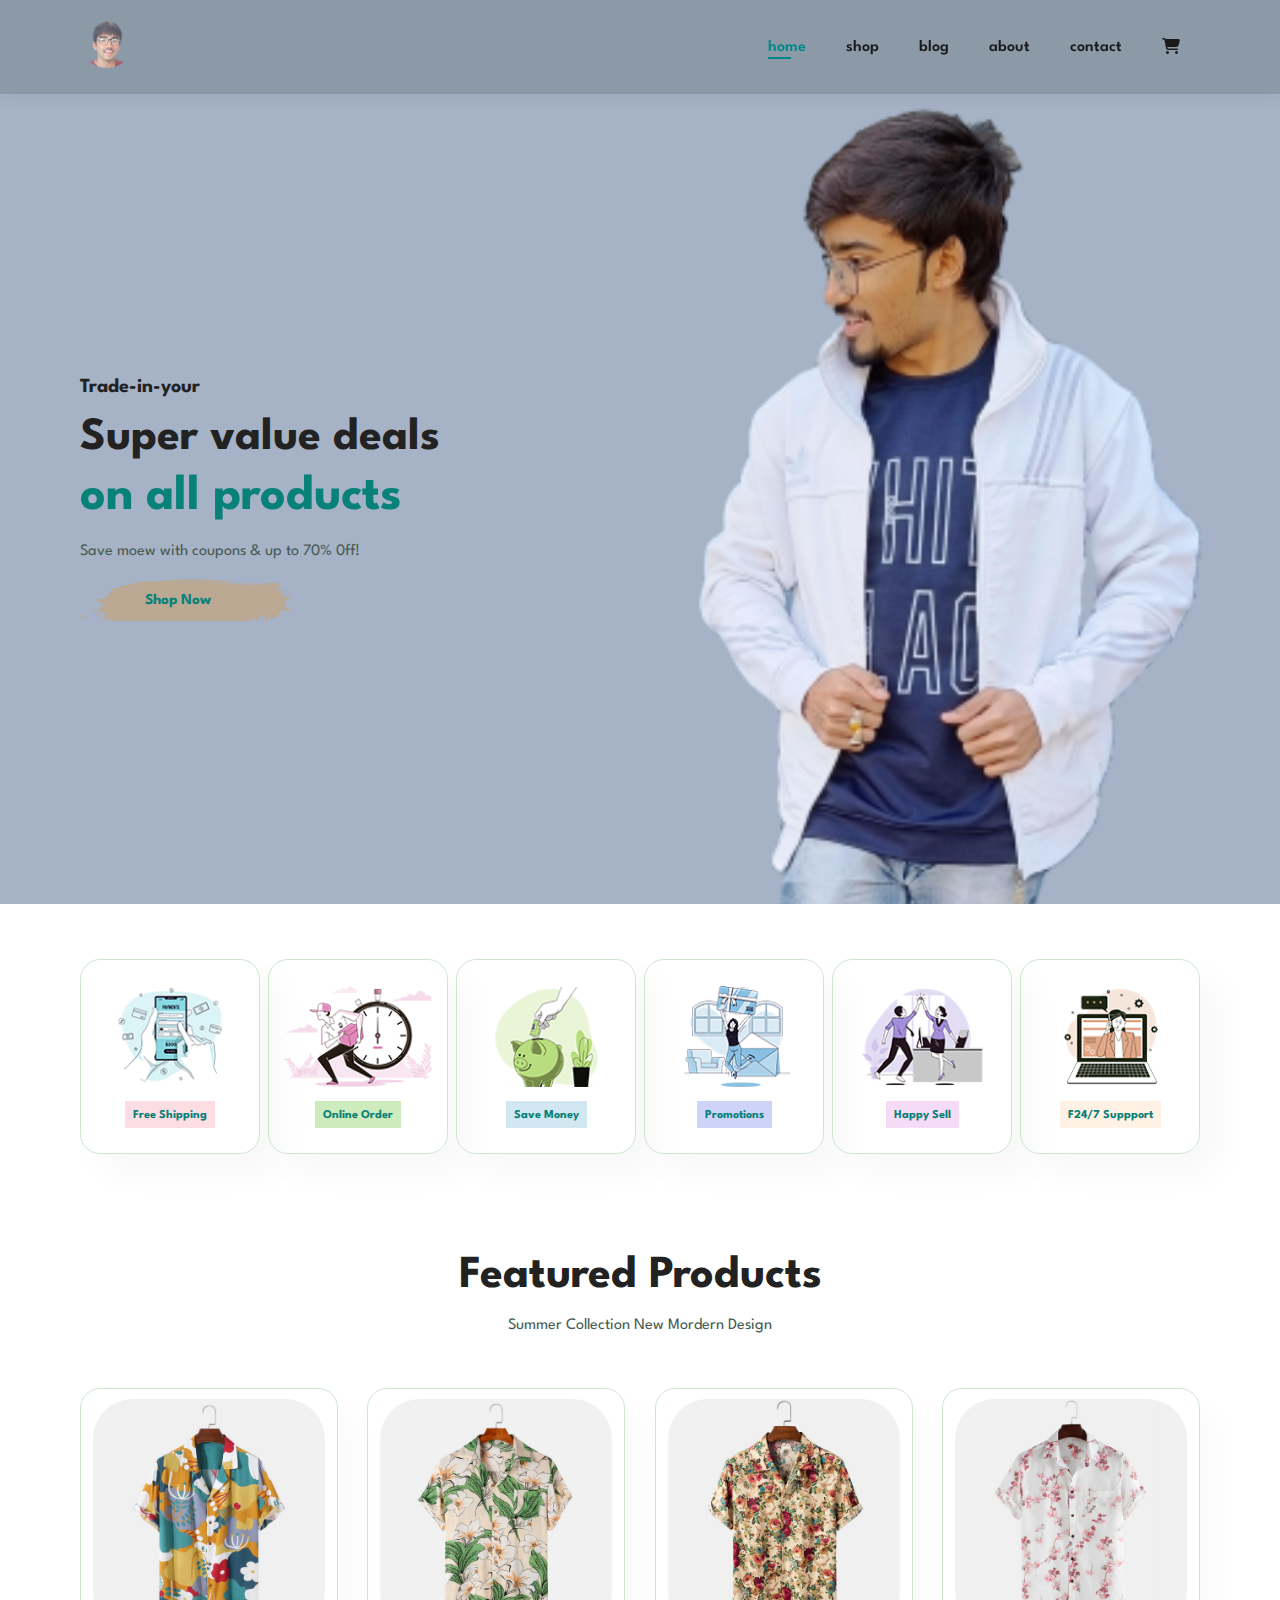
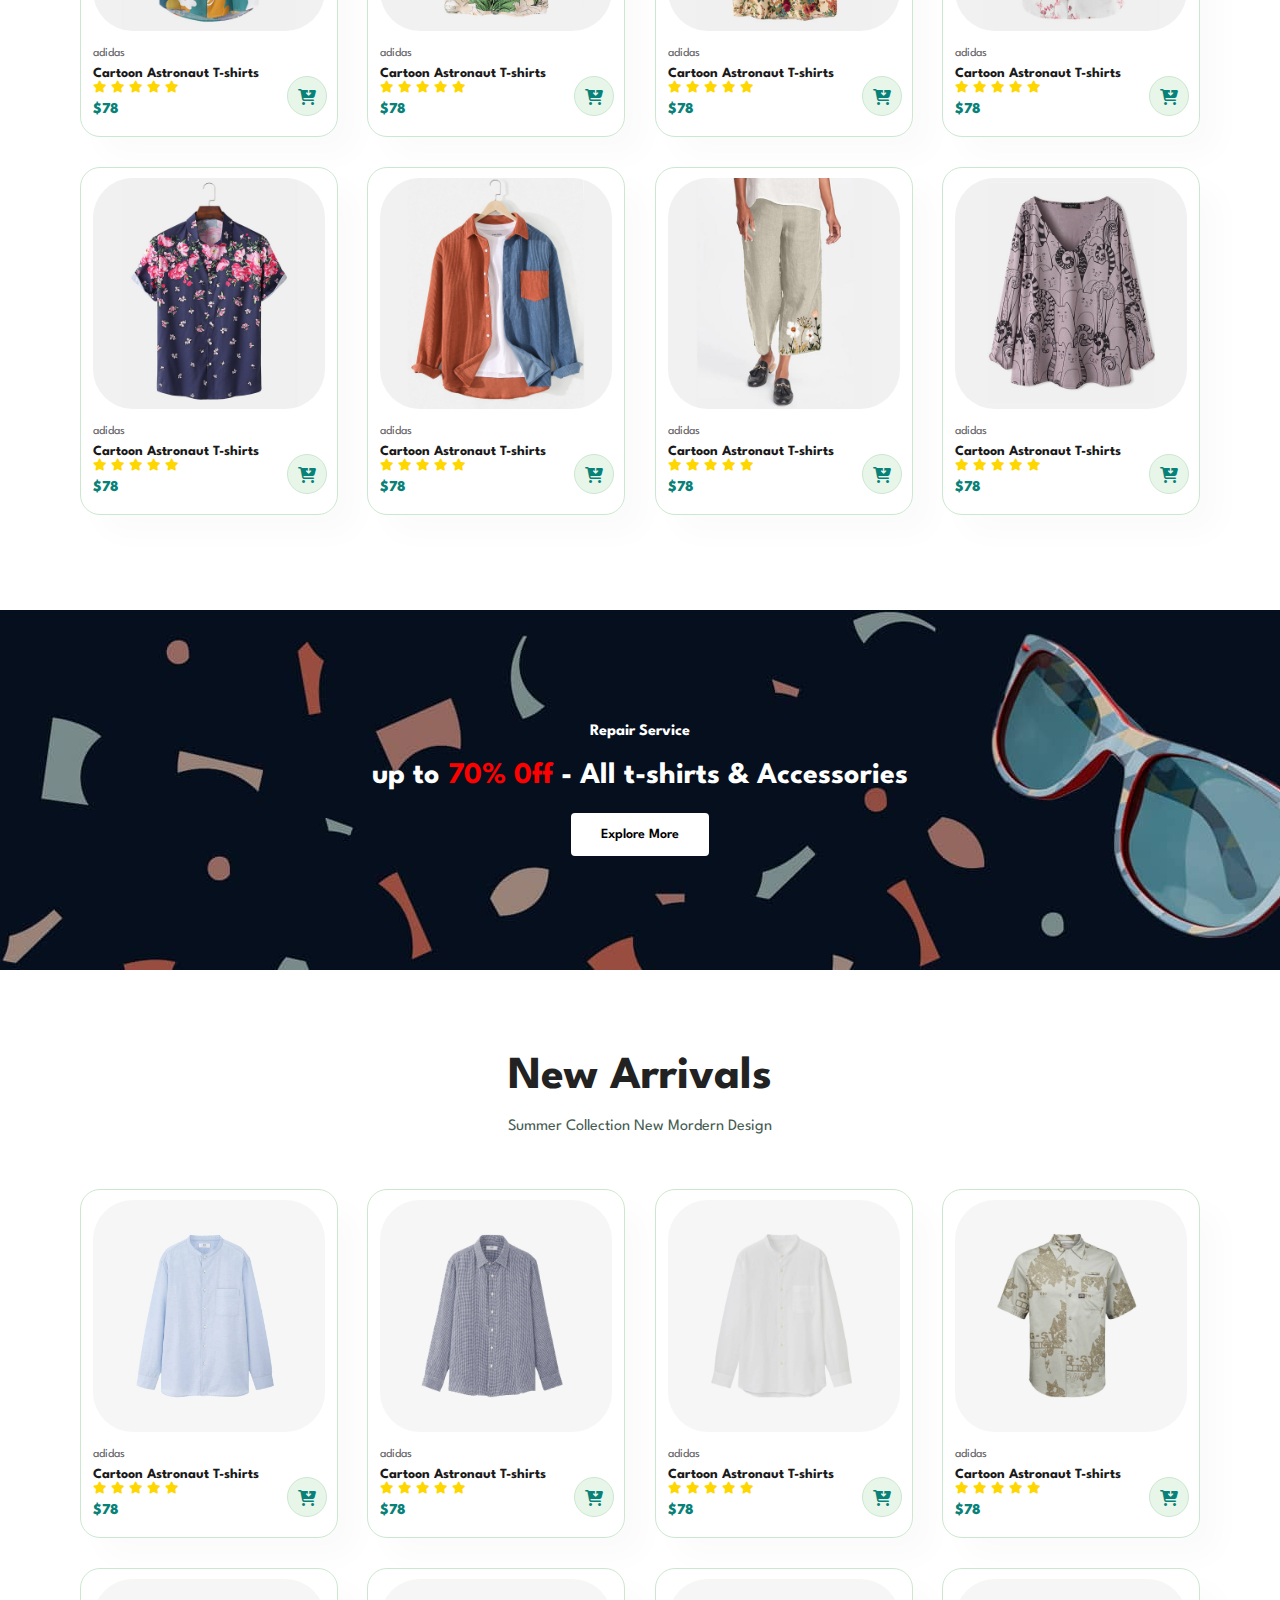
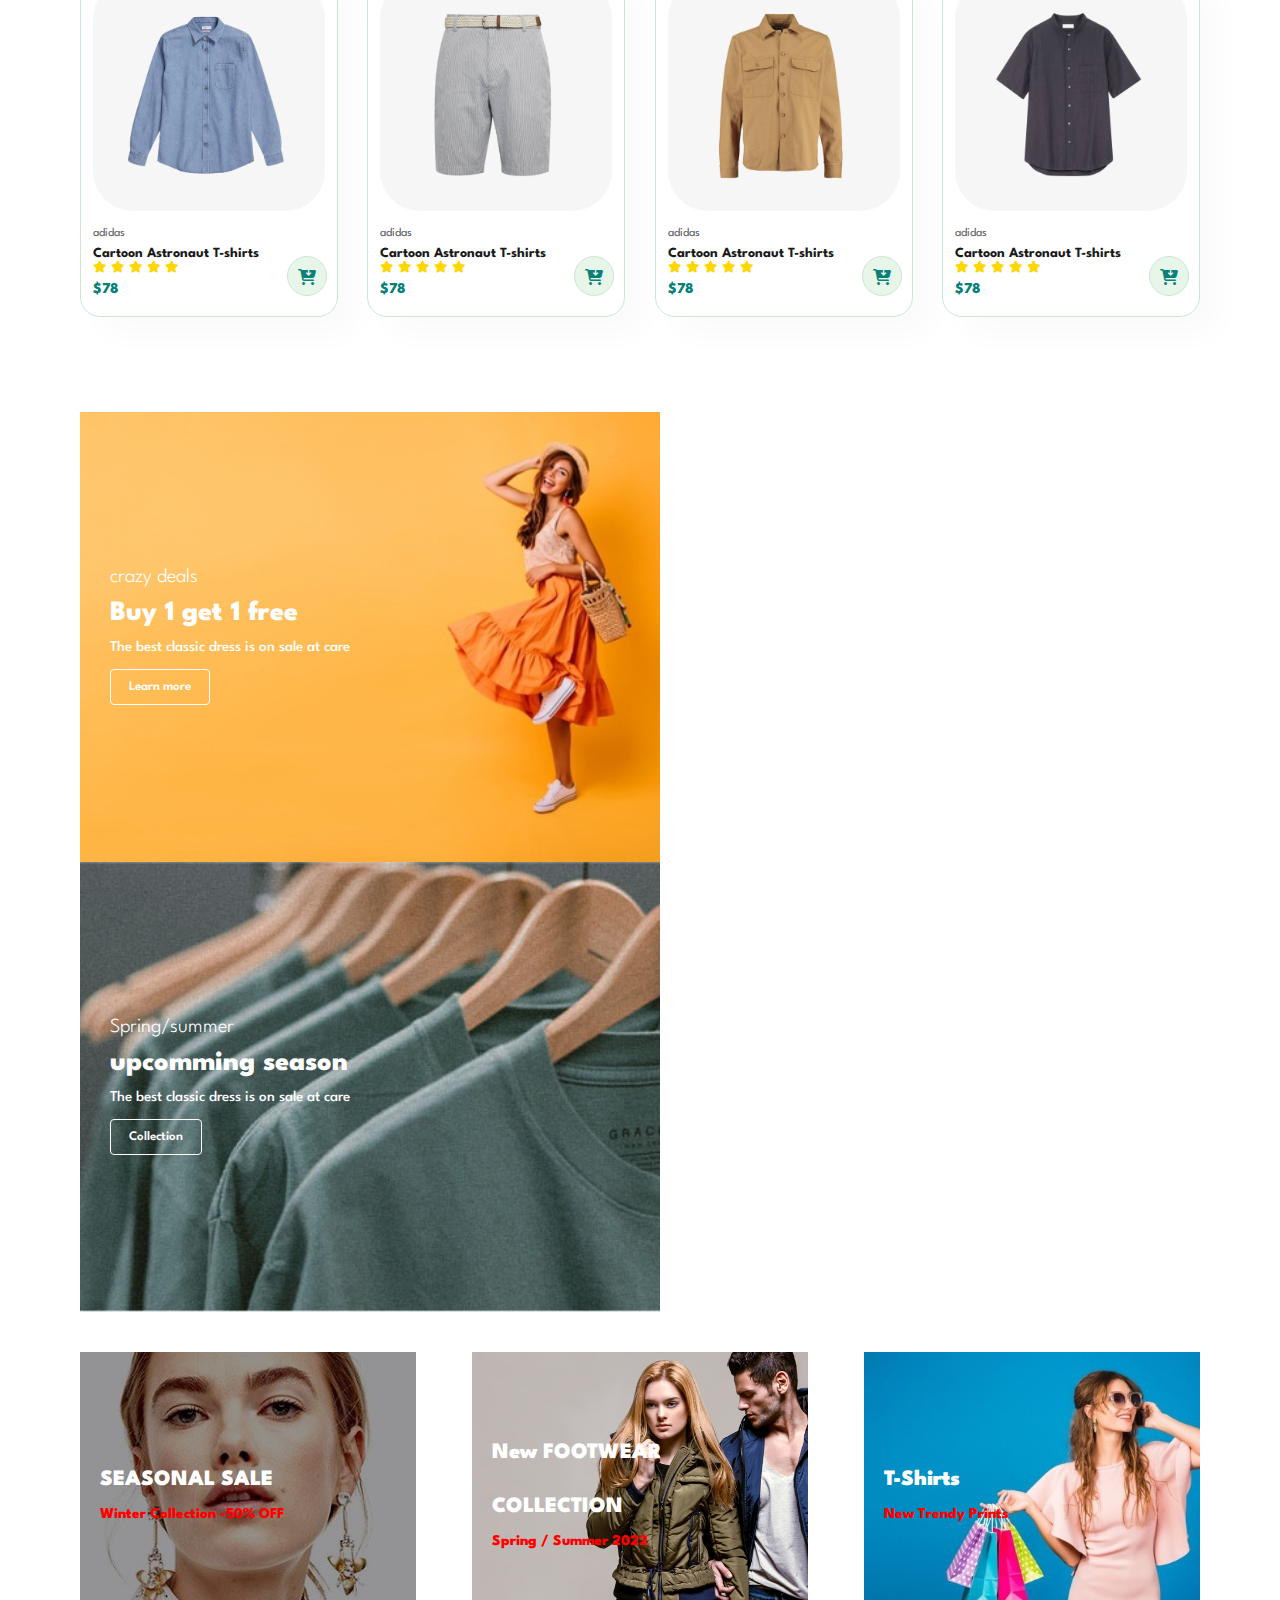
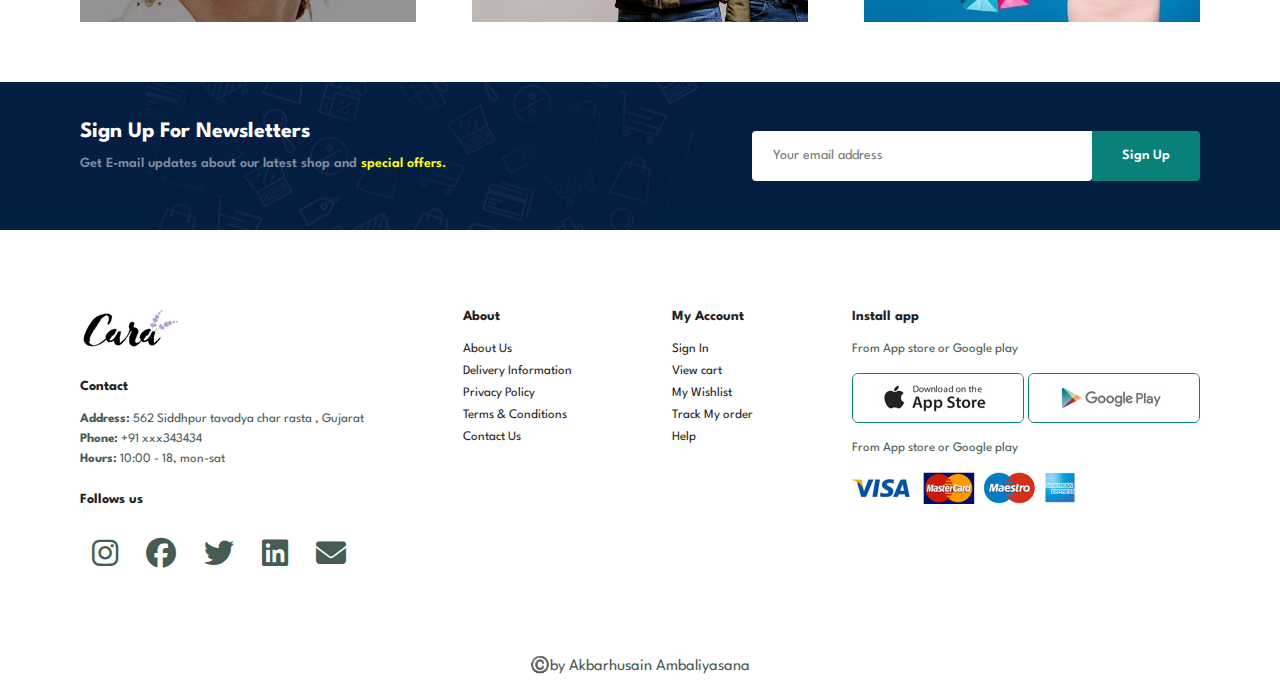
<file: e-commece web/index.html>
<!DOCTYPE html>
<html lang="en">

<head>
    <meta charset="UTF-8">
    <meta http-equiv="X-UA-Compatible" content="IE=edge">
    <meta name="viewport" content="width=device-width, initial-scale=1.0">
    <link rel="stylesheet" href="https://cdnjs.cloudflare.com/ajax/libs/font-awesome/6.2.1/css/all.min.css">
    <link rel="shortcut icon" href="img/alogo1.png" type="image/x-icon">
    <link rel="stylesheet" href="style.css">
    <title>Document</title>
</head>

<body>
    <section id="header">
        <a href="#"><img src="img/alogo1.png" width="50px" class="logo" alt="logo"></a>
        <div>
            <ul id="navbar">
                <li><a class="active" href="index.html">home</a></li>
                <li><a href="shop.html">shop</a></li>
                <li><a href="blog.html">blog</a></li>
                <li><a href="about.html">about</a></li>
                <li><a href="contact.html">contact</a></li>
                <li id="lg-bag"><a href="cart.html"><i class="fa-sharp fa-solid fa-cart-shopping"></i></a></li>
                <a href="#" id="close"><i class="fa-solid fa-x"></i></a>
            </ul>
        </div>
        <div id="mobile">
            <a href="cart.html"><i class="fa-sharp fa-solid fa-cart-shopping"></i></a>
            <i id="bar" class="fas fa-outdent"></i>
        </div>
    </section>
    <section id="hero">
        <h4>Trade-in-your</h4>
        <h2>Super value deals</h2>
        <h1>on all products</h1>
        <p>Save moew with coupons & up to 70% 0ff!</p>
        <button>Shop Now</button>

    </section>

    <section id="feature" class="section-p1">
        <div class="fe-box">
            <img src="img/features/f1.png" alt="">
            <h6>Free Shipping</h6>
        </div>
        <div class="fe-box">
            <img src="img/features/f2.png" alt="">
            <h6>Online Order</h6>
        </div>
        <div class="fe-box">
            <img src="img/features/f3.png" alt="">
            <h6>Save Money</h6>
        </div>
        <div class="fe-box">
            <img src="img/features/f4.png" alt="">
            <h6>Promotions</h6>
        </div>
        <div class="fe-box">
            <img src="img/features/f5.png" alt="">
            <h6>Happy Sell</h6>
        </div>
        <div class="fe-box">
            <img src="img/features/f6.png" alt="">
            <h6>F24/7 Suppport</h6>
        </div>
    </section>

    <section id="prdoduct1" class="section-p1">
        <h2>Featured Products</h2>
        <p>Summer Collection New Mordern Design</p>
        <div class="pro-container">
            <div class="pro">
                <img src="img/products/f1.jpg" alt="">
                <div class="des">
                    <span>adidas</span>
                    <h5>Cartoon Astronaut T-shirts</h5>
                    <div class="star">
                        <i class="fas fa-star"></i>
                        <i class="fas fa-star"></i>
                        <i class="fas fa-star"></i>
                        <i class="fas fa-star"></i>
                        <i class="fas fa-star"></i>
                    </div>
                    <h4>$78</h4>
                </div>
                <a href="#"><i class="fa-solid fa-cart-arrow-down cart"></i></a>
            </div>
            <div class="pro">
                <img src="img/products/f2.jpg" alt="">
                <div class="des">
                    <span>adidas</span>
                    <h5>Cartoon Astronaut T-shirts</h5>
                    <div class="star">
                        <i class="fas fa-star"></i>
                        <i class="fas fa-star"></i>
                        <i class="fas fa-star"></i>
                        <i class="fas fa-star"></i>
                        <i class="fas fa-star"></i>
                    </div>
                    <h4>$78</h4>
                </div>
                <a href="#"><i class="fa-solid fa-cart-arrow-down cart"></i></a>
            </div>
            <div class="pro">
                <img src="img/products/f3.jpg" alt="">
                <div class="des">
                    <span>adidas</span>
                    <h5>Cartoon Astronaut T-shirts</h5>
                    <div class="star">
                        <i class="fas fa-star"></i>
                        <i class="fas fa-star"></i>
                        <i class="fas fa-star"></i>
                        <i class="fas fa-star"></i>
                        <i class="fas fa-star"></i>
                    </div>
                    <h4>$78</h4>
                </div>
                <a href="#"><i class="fa-solid fa-cart-arrow-down cart"></i></a>
            </div>
            <div class="pro">
                <img src="img/products/f4.jpg" alt="">
                <div class="des">
                    <span>adidas</span>
                    <h5>Cartoon Astronaut T-shirts</h5>
                    <div class="star">
                        <i class="fas fa-star"></i>
                        <i class="fas fa-star"></i>
                        <i class="fas fa-star"></i>
                        <i class="fas fa-star"></i>
                        <i class="fas fa-star"></i>
                    </div>
                    <h4>$78</h4>
                </div>
                <a href="#"><i class="fa-solid fa-cart-arrow-down cart"></i></a>
            </div>
            <div class="pro">
                <img src="img/products/f5.jpg" alt="">
                <div class="des">
                    <span>adidas</span>
                    <h5>Cartoon Astronaut T-shirts</h5>
                    <div class="star">
                        <i class="fas fa-star"></i>
                        <i class="fas fa-star"></i>
                        <i class="fas fa-star"></i>
                        <i class="fas fa-star"></i>
                        <i class="fas fa-star"></i>
                    </div>
                    <h4>$78</h4>
                </div>
                <a href="#"><i class="fa-solid fa-cart-arrow-down cart"></i></a>
            </div>
            <div class="pro">
                <img src="img/products/f6.jpg" alt="">
                <div class="des">
                    <span>adidas</span>
                    <h5>Cartoon Astronaut T-shirts</h5>
                    <div class="star">
                        <i class="fas fa-star"></i>
                        <i class="fas fa-star"></i>
                        <i class="fas fa-star"></i>
                        <i class="fas fa-star"></i>
                        <i class="fas fa-star"></i>
                    </div>
                    <h4>$78</h4>
                </div>
                <a href="#"><i class="fa-solid fa-cart-arrow-down cart"></i></a>
            </div>
            <div class="pro">
                <img src="img/products/f7.jpg" alt="">
                <div class="des">
                    <span>adidas</span>
                    <h5>Cartoon Astronaut T-shirts</h5>
                    <div class="star">
                        <i class="fas fa-star"></i>
                        <i class="fas fa-star"></i>
                        <i class="fas fa-star"></i>
                        <i class="fas fa-star"></i>
                        <i class="fas fa-star"></i>
                    </div>
                    <h4>$78</h4>
                </div>
                <a href="#"><i class="fa-solid fa-cart-arrow-down cart"></i></a>
            </div>
            <div class="pro">
                <img src="img/products/f8.jpg" alt="">
                <div class="des">
                    <span>adidas</span>
                    <h5>Cartoon Astronaut T-shirts</h5>
                    <div class="star">
                        <i class="fas fa-star"></i>
                        <i class="fas fa-star"></i>
                        <i class="fas fa-star"></i>
                        <i class="fas fa-star"></i>
                        <i class="fas fa-star"></i>
                    </div>
                    <h4>$78</h4>
                </div>
                <a href="#"><i class="fa-solid fa-cart-arrow-down cart"></i></a>
            </div>

        </div>
    </section>

    <section id="banner" class="section-m1">
        <h4>
            Repair Service
        </h4>
        <h2>up to <span> 70% 0ff</span> - All t-shirts & Accessories </h2>
        <button class="normal">Explore More</button>
    </section>
    <section id="prdoduct1" class="section-p1">
        <h2>New Arrivals</h2>
        <p>Summer Collection New Mordern Design</p>
        <div class="pro-container">
            <div class="pro ii">
                <img src="img/products/n1.jpg" alt="">
                <div class="des">
                    <span>adidas</span>
                    <h5>Cartoon Astronaut T-shirts</h5>
                    <div class="star">
                        <i class="fas fa-star"></i>
                        <i class="fas fa-star"></i>
                        <i class="fas fa-star"></i>
                        <i class="fas fa-star"></i>
                        <i class="fas fa-star"></i>
                    </div>
                    <h4>$78</h4>
                </div>
                <a href="#"><i class="fa-solid fa-cart-arrow-down cart"></i></a>
            </div>
            <div class="pro">
                <img src="img/products/n2.jpg" alt="">
                <div class="des">
                    <span>adidas</span>
                    <h5>Cartoon Astronaut T-shirts</h5>
                    <div class="star">
                        <i class="fas fa-star"></i>
                        <i class="fas fa-star"></i>
                        <i class="fas fa-star"></i>
                        <i class="fas fa-star"></i>
                        <i class="fas fa-star"></i>
                    </div>
                    <h4>$78</h4>
                </div>
                <a href="#"><i class="fa-solid fa-cart-arrow-down cart"></i></a>
            </div>
            <div class="pro">
                <img src="img/products/n3.jpg" alt="">
                <div class="des">
                    <span>adidas</span>
                    <h5>Cartoon Astronaut T-shirts</h5>
                    <div class="star">
                        <i class="fas fa-star"></i>
                        <i class="fas fa-star"></i>
                        <i class="fas fa-star"></i>
                        <i class="fas fa-star"></i>
                        <i class="fas fa-star"></i>
                    </div>
                    <h4>$78</h4>
                </div>
                <a href="#"><i class="fa-solid fa-cart-arrow-down cart"></i></a>
            </div>
            <div class="pro">
                <img src="img/products/n4.jpg" alt="">
                <div class="des">
                    <span>adidas</span>
                    <h5>Cartoon Astronaut T-shirts</h5>
                    <div class="star">
                        <i class="fas fa-star"></i>
                        <i class="fas fa-star"></i>
                        <i class="fas fa-star"></i>
                        <i class="fas fa-star"></i>
                        <i class="fas fa-star"></i>
                    </div>
                    <h4>$78</h4>
                </div>
                <a href="#"><i class="fa-solid fa-cart-arrow-down cart"></i></a>
            </div>
            <div class="pro">
                <img src="img/products/n5.jpg" alt="">
                <div class="des">
                    <span>adidas</span>
                    <h5>Cartoon Astronaut T-shirts</h5>
                    <div class="star">
                        <i class="fas fa-star"></i>
                        <i class="fas fa-star"></i>
                        <i class="fas fa-star"></i>
                        <i class="fas fa-star"></i>
                        <i class="fas fa-star"></i>
                    </div>
                    <h4>$78</h4>
                </div>
                <a href="#"><i class="fa-solid fa-cart-arrow-down cart"></i></a>
            </div>
            <div class="pro">
                <img src="img/products/n6.jpg" alt="">
                <div class="des">
                    <span>adidas</span>
                    <h5>Cartoon Astronaut T-shirts</h5>
                    <div class="star">
                        <i class="fas fa-star"></i>
                        <i class="fas fa-star"></i>
                        <i class="fas fa-star"></i>
                        <i class="fas fa-star"></i>
                        <i class="fas fa-star"></i>
                    </div>
                    <h4>$78</h4>
                </div>
                <a href="#"><i class="fa-solid fa-cart-arrow-down cart"></i></a>
            </div>
            <div class="pro">
                <img src="img/products/n7.jpg" alt="">
                <div class="des">
                    <span>adidas</span>
                    <h5>Cartoon Astronaut T-shirts</h5>
                    <div class="star">
                        <i class="fas fa-star"></i>
                        <i class="fas fa-star"></i>
                        <i class="fas fa-star"></i>
                        <i class="fas fa-star"></i>
                        <i class="fas fa-star"></i>
                    </div>
                    <h4>$78</h4>
                </div>
                <a href="#"><i class="fa-solid fa-cart-arrow-down cart"></i></a>
            </div>
            <div class="pro">
                <img src="img/products/n8.jpg" alt="">
                <div class="des">
                    <span>adidas</span>
                    <h5>Cartoon Astronaut T-shirts</h5>
                    <div class="star">
                        <i class="fas fa-star"></i>
                        <i class="fas fa-star"></i>
                        <i class="fas fa-star"></i>
                        <i class="fas fa-star"></i>
                        <i class="fas fa-star"></i>
                    </div>
                    <h4>$78</h4>
                </div>
                <a href="#"><i class="fa-solid fa-cart-arrow-down cart"></i></a>
            </div>

        </div>
    </section>

    <section id="sm-banner" class="section-p1">
        <div class="banner-box">
            <h4>
                crazy deals
            </h4>
            <h2>Buy 1 get 1 free</h2>
            <span>The best classic dress is on sale at care</span>
            <button class="white">Learn more</button>
        </div>
        <div class="banner-box banner-box2">
            <h4>Spring/summer</h4>
            <h2>upcomming season</h2>
            <span>The best classic dress is on sale at care</span>
            <button class="white">Collection</button>
        </div>

    </section>
    <section id="banner3">
        <div class="banner-box ">

            <h2>SEASONAL SALE</h2>
            <h3>Winter Collection -50% OFF</h3>
        </div>
        <div class="banner-box banner-box2 ">

            <h2>New FOOTWEAR COLLECTION</h2>
            <h3>Spring / Summer 2022</h3>
        </div>
        <div class="banner-box banner-box3  ">


            <h2>T-Shirts</h2>
            <h3>New Trendy Prints</h3>
        </div>
    </section>

    <section id="newsletter" class="section-p1 section-m1">
        <div class="newstext">
            <h4>Sign Up For Newsletters</h4>
            <p>Get E-mail updates about our latest shop and <span>special offers.</span> </p>
        </div>
        <div class="form">
            <input type="text" placeholder="Your email address">
            <button class="normal">Sign Up</button>
        </div>
    </section>

    <footer class="section-p1">
        <div class="col">
            <img class="logo" src="img/logo.png" alt="">
            <h4>Contact</h4>
            <p> <strong>Address:</strong> 562 Siddhpur tavadya char rasta , Gujarat</p>
            <p> <strong>Phone:</strong> +91 xxx343434</p>
            <p> <strong>Hours:</strong> 10:00 - 18, mon-sat</p>
            <div class="follow">
                <h4>Follows us</h4>
                <div class="icon">
                    <a href="https://www.instagram.com/ak.hu7/" target="_blank"><i
                            class="social-icon  fa-brands fa-instagram"></i></a>
                    <a href="https://www.facebook.com/profile.php?id=100089090740402" target="_blank"> <i
                            class="social-icon fa-brands fa-facebook"></i></a>
                    <a href="https://twitter.com/akbar_husain7" target="_blank"><i
                            class="social-icon fa-brands fa-twitter"></i></a>
                    <a href="https://www.linkedin.com/in/akbarhusain-ambaliyasana-083a7225a/" target="_blank"><i
                            class="social-icon fa-brands fa-linkedin"></i></a>
                    <a href=" mailto: akbarhusinamb7@outlook.com"><i class="social-icon fa-solid fa-envelope"></i></a>

                </div>
            </div>
        </div>


        <div class="col">
            <h4>About</h4>
            <a href="#">About Us</a>
            <a href="#">Delivery Information</a>
            <a href="#">Privacy Policy</a>
            <a href="#">Terms & Conditions</a>
            <a href="#">Contact Us</a>
        </div>
        <div class="col">
            <h4>My Account</h4>
            <a href="#">Sign In</a>
            <a href="#">View cart</a>
            <a href="#">My Wishlist</a>
            <a href="#">Track My order</a>
            <a href="#">Help</a>
        </div>
        <div class="col install">
            <h4>Install app</h4>
            <p>From App store or Google play</p>
            <div class="row">
                <img src="img/pay/app.jpg" alt="">
                <img src="img/pay/play.jpg" alt="">

            </div>

            <p>From App store or Google play</p>
            <img src="img/pay/pay.png" alt="">

        </div>




    </footer>

    <div class="copyright">
        <p>©️by Akbarhusain Ambaliyasana</p>
    </div>






    <script src=" index.js">
    </script>
</body>

</html>
</file>
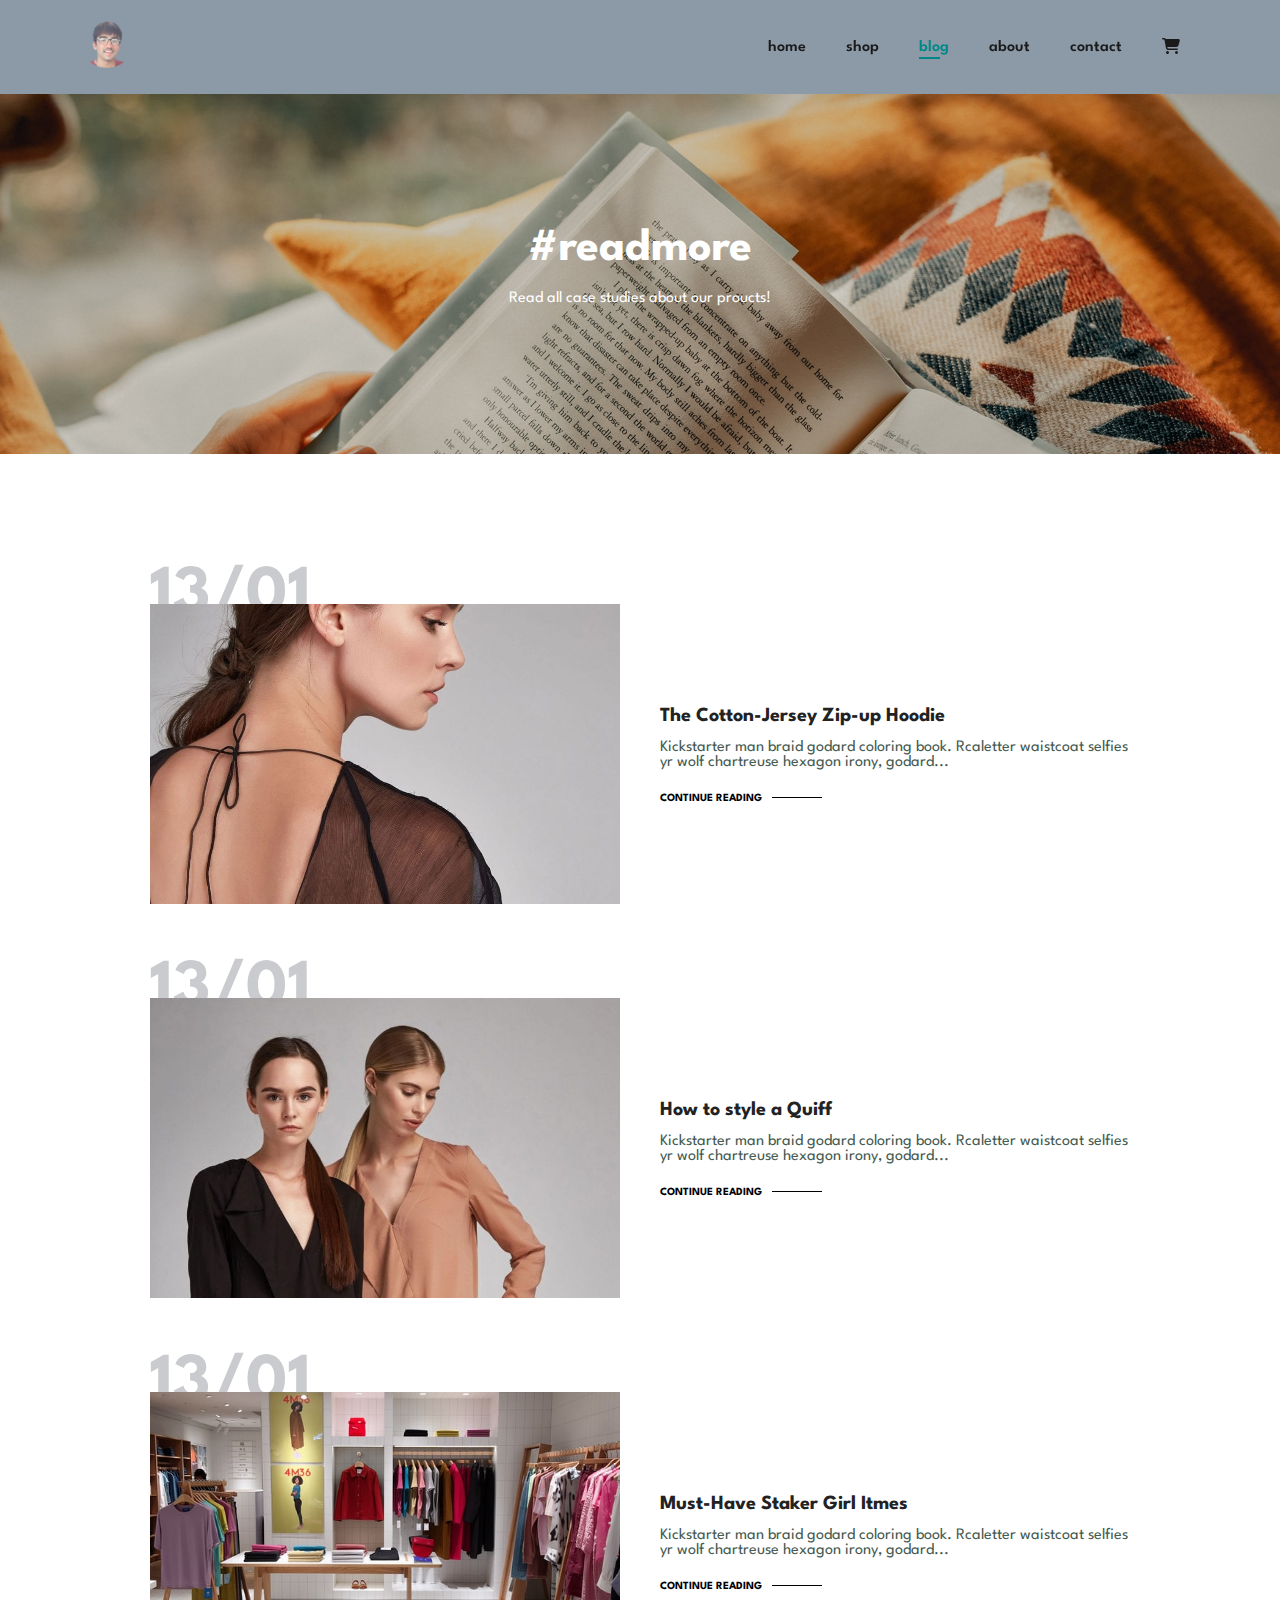
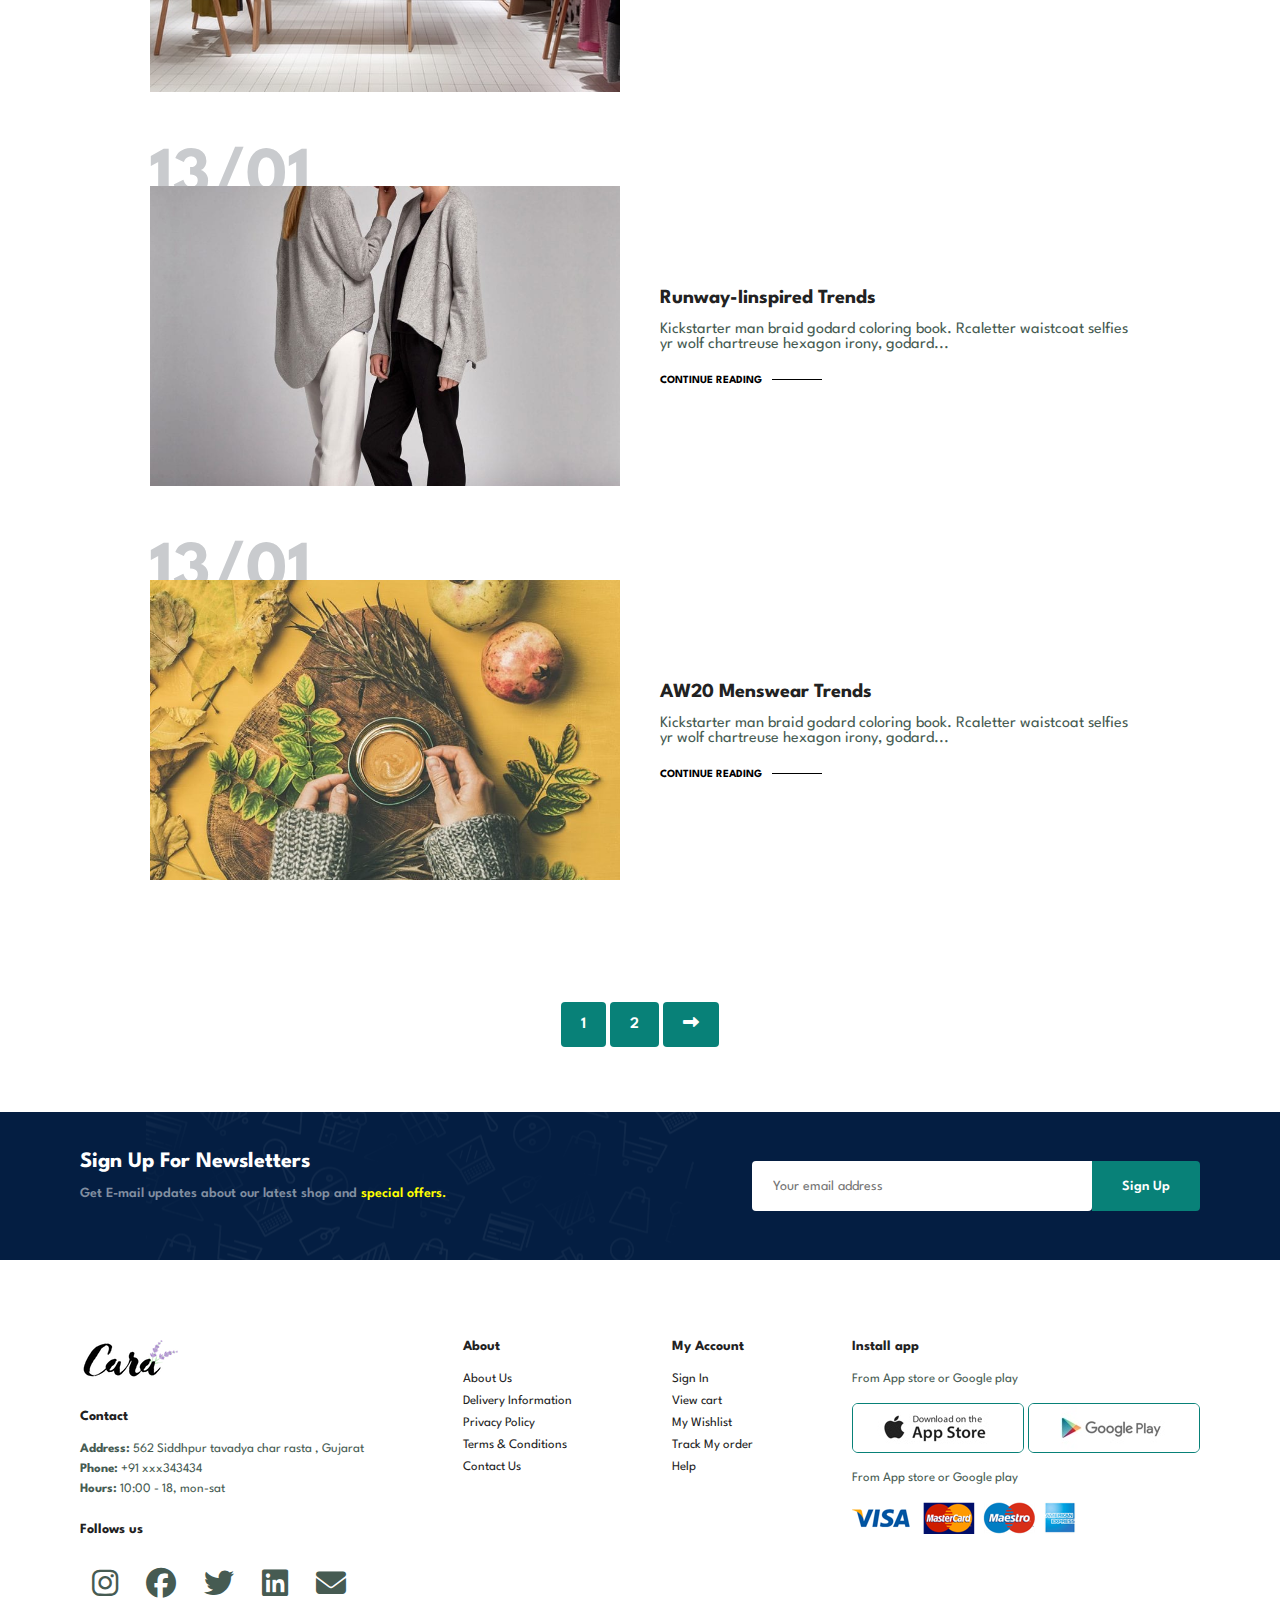
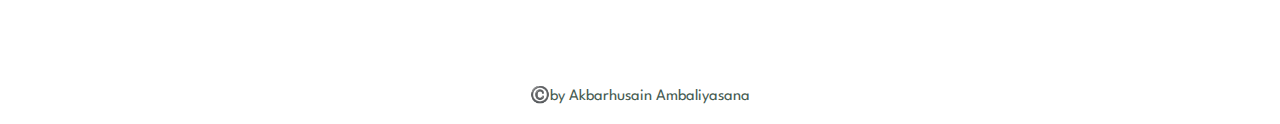
<file: e-commece web/blog.html>
<!DOCTYPE html>
<html lang="en">

<head>
    <meta charset="UTF-8">
    <meta http-equiv="X-UA-Compatible" content="IE=edge">
    <meta name="viewport" content="width=device-width, initial-scale=1.0">
    <link rel="stylesheet" href="https://cdnjs.cloudflare.com/ajax/libs/font-awesome/6.2.1/css/all.min.css">
    <link rel="shortcut icon" href="img/alogo1.png" type="image/x-icon">
    <link rel="stylesheet" href="style.css">
    <title>Document</title>
</head>

<body>
    <section id="header">
        <a href="#"><img src="img/alogo1.png" width="50px" class="logo" alt="logo"></a>
        <div>
            <ul id="navbar">
                <li><a href="index.html">home</a></li>
                <li><a href="shop.html">shop</a></li>
                <li><a class="active" href="blog.html">blog</a></li>
                <li><a href="about.html">about</a></li>
                <li><a href="contact.html">contact</a></li>
                <li id="lg-bag"><a href="cart.html"><i class="fa-sharp fa-solid fa-cart-shopping"></i></a></li>
                <a href="#" id="close"><i class="fa-solid fa-x"></i></a>
            </ul>
        </div>
        <div id="mobile">
            <a href="cart.html"><i class="fa-sharp fa-solid fa-cart-shopping"></i></a>
            <i id="bar" class="fas fa-outdent"></i>
        </div>
    </section>
    <section id="page-header" class="blog-header">


        <h2>#readmore</h2>

        <p>Read all case studies about our proucts!</p>


    </section>

    <section id="blog">
        <div class="blog-box">
            <div class="blog-img">
                <img src="img/blog/b1.jpg" alt="">
            </div>
            <div class="blog-details">
                <h4>The Cotton-Jersey Zip-up Hoodie</h4>
                <p>Kickstarter man braid godard coloring book. Rcaletter waistcoat selfies yr wolf chartreuse hexagon
                    irony, godard...</p>
                <a href="#">CONTINUE READING</a>
            </div>
            <h1>13/01</h1>
        </div>
        <div class="blog-box">
            <div class="blog-img">
                <img src="img/blog/b2.jpg" alt="">
            </div>
            <div class="blog-details">
                <h4>How to style a Quiff</h4>
                <p>Kickstarter man braid godard coloring book. Rcaletter waistcoat selfies yr wolf chartreuse hexagon
                    irony, godard...</p>
                <a href="#">CONTINUE READING</a>
            </div>
            <h1>13/01</h1>
        </div>
        <div class="blog-box">
            <div class="blog-img">
                <img src="img/blog/b3.jpg" alt="">
            </div>
            <div class="blog-details">
                <h4>Must-Have Staker Girl Itmes</h4>
                <p>Kickstarter man braid godard coloring book. Rcaletter waistcoat selfies yr wolf chartreuse hexagon
                    irony, godard...</p>
                <a href="#">CONTINUE READING</a>
            </div>
            <h1>13/01</h1>
        </div>
        <div class="blog-box">
            <div class="blog-img">
                <img src="img/blog/b4.jpg" alt="">
            </div>
            <div class="blog-details">
                <h4>Runway-Iinspired Trends</h4>
                <p>Kickstarter man braid godard coloring book. Rcaletter waistcoat selfies yr wolf chartreuse hexagon
                    irony, godard...</p>
                <a href="#">CONTINUE READING</a>
            </div>
            <h1>13/01</h1>
        </div>
        <div class="blog-box">
            <div class="blog-img">
                <img src="img/blog/b6.jpg" alt="">
            </div>
            <div class="blog-details">
                <h4>AW20 Menswear Trends</h4>
                <p>Kickstarter man braid godard coloring book. Rcaletter waistcoat selfies yr wolf chartreuse hexagon
                    irony, godard...</p>
                <a href="#">CONTINUE READING</a>
            </div>
            <h1>13/01</h1>
        </div>
    </section>

    <section id="pagination" class="section-p1">
        <a href="#">1</a>
        <a href="#">2</a>
        <a href="#"><i class="fa-regular fa-right-long"></i></a>
    </section>


    <section id="newsletter" class="section-p1 section-m1">
        <div class="newstext">
            <h4>Sign Up For Newsletters</h4>
            <p>Get E-mail updates about our latest shop and <span>special offers.</span> </p>
        </div>
        <div class="form">
            <input type="text" placeholder="Your email address">
            <button class="normal">Sign Up</button>
        </div>
    </section>

    <footer class="section-p1">
        <div class="col">
            <img class="logo" src="img/logo.png" alt="">
            <h4>Contact</h4>
            <p> <strong>Address:</strong> 562 Siddhpur tavadya char rasta , Gujarat</p>
            <p> <strong>Phone:</strong> +91 xxx343434</p>
            <p> <strong>Hours:</strong> 10:00 - 18, mon-sat</p>
            <div class="follow">
                <h4>Follows us</h4>
                <div class="icon">
                    <a href="https://www.instagram.com/ak.hu7/" target="_blank"><i
                            class="social-icon  fa-brands fa-instagram"></i></a>
                    <a href="https://www.facebook.com/profile.php?id=100089090740402" target="_blank"> <i
                            class="social-icon fa-brands fa-facebook"></i></a>
                    <a href="https://twitter.com/akbar_husain7" target="_blank"><i
                            class="social-icon fa-brands fa-twitter"></i></a>
                    <a href="https://www.linkedin.com/in/akbarhusain-ambaliyasana-083a7225a/" target="_blank"><i
                            class="social-icon fa-brands fa-linkedin"></i></a>
                    <a href=" mailto: akbarhusinamb7@outlook.com"><i class="social-icon fa-solid fa-envelope"></i></a>

                </div>
            </div>
        </div>


        <div class="col">
            <h4>About</h4>
            <a href="#">About Us</a>
            <a href="#">Delivery Information</a>
            <a href="#">Privacy Policy</a>
            <a href="#">Terms & Conditions</a>
            <a href="#">Contact Us</a>
        </div>
        <div class="col">
            <h4>My Account</h4>
            <a href="#">Sign In</a>
            <a href="#">View cart</a>
            <a href="#">My Wishlist</a>
            <a href="#">Track My order</a>
            <a href="#">Help</a>
        </div>
        <div class="col install">
            <h4>Install app</h4>
            <p>From App store or Google play</p>
            <div class="row">
                <img src="img/pay/app.jpg" alt="">
                <img src="img/pay/play.jpg" alt="">

            </div>

            <p>From App store or Google play</p>
            <img src="img/pay/pay.png" alt="">

        </div>




    </footer>

    <div class="copyright">
        <p>©️by Akbarhusain Ambaliyasana</p>
    </div>






    <script src=" index.js">
    </script>
</body>

</html>
</file>
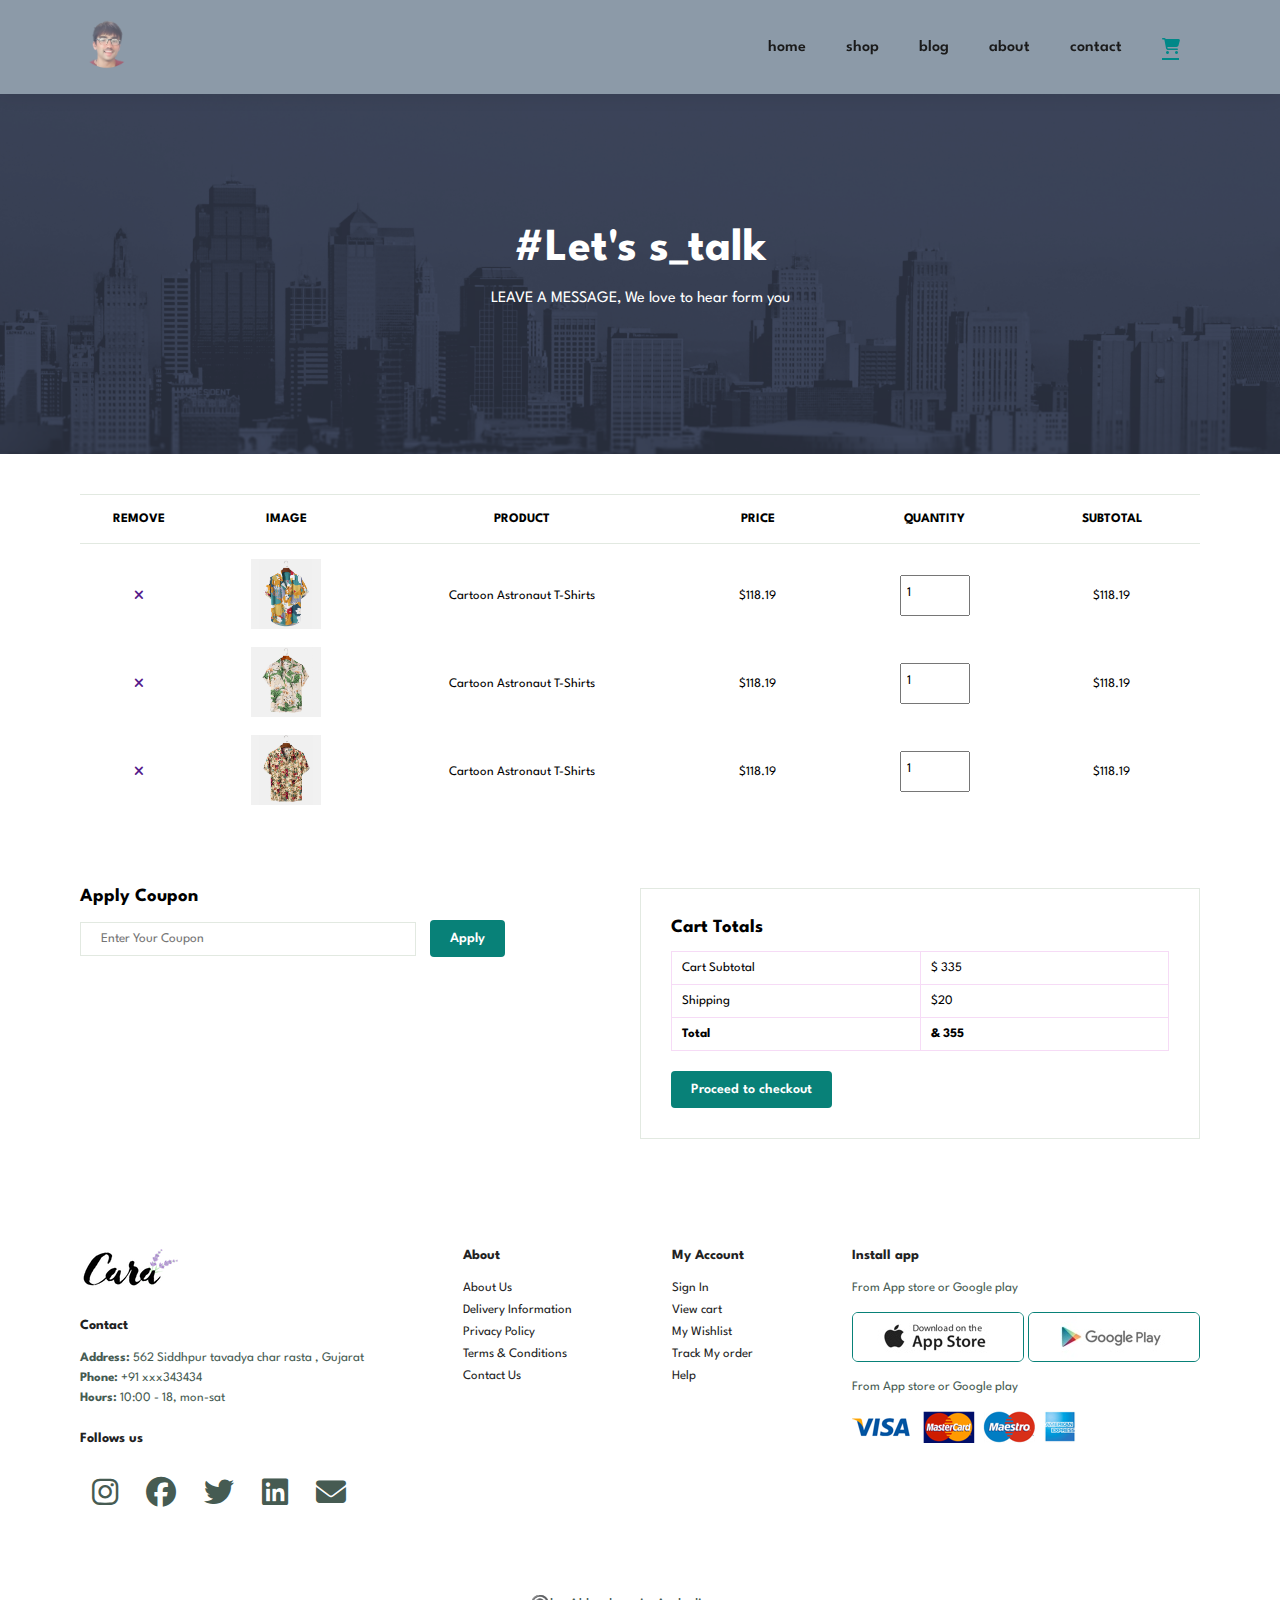
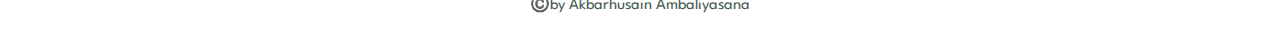
<file: e-commece web/cart.html>
<!DOCTYPE html>
<html lang="en">

<head>
    <meta charset="UTF-8">
    <meta http-equiv="X-UA-Compatible" content="IE=edge">
    <meta name="viewport" content="width=device-width, initial-scale=1.0">
    <link rel="stylesheet" href="https://cdnjs.cloudflare.com/ajax/libs/font-awesome/6.2.1/css/all.min.css">
    <link rel="shortcut icon" href="img/alogo1.png" type="image/x-icon">
    <link rel="stylesheet" href="style.css">
    <title>Document</title>
</head>

<body>
    <section id="header">
        <a href="#"><img src="img/alogo1.png" width="50px" class="logo" alt="logo"></a>
        <div>
            <ul id="navbar">
                <li><a href="index.html">home</a></li>
                <li><a href="shop.html">shop</a></li>
                <li><a href="blog.html">blog</a></li>
                <li><a href="about.html">about</a></li>
                <li><a href="contact.html">contact</a></li>
                <li id="lg-bag"><a class="active" href="cart.html"><i
                            class="fa-sharp fa-solid fa-cart-shopping"></i></a></li>
                <a href="#" id="close"><i class="fa-solid fa-x"></i></a>
            </ul>
        </div>
        <div id="mobile">
            <a href="cart.html"><i class="fa-sharp fa-solid fa-cart-shopping"></i></a>
            <i id="bar" class="fas fa-outdent"></i>
        </div>
    </section>
    <section id="page-header" class="about-herade">


        <h2>#Let's s_talk</h2>

        <p>LEAVE A MESSAGE, We love to hear form you </p>


    </section>

    <section id="cart" class="section-p1">
        <table width="100%">
            <thead>
                <tr>
                    <td>REMOVE</td>
                    <td>Image</td>
                    <td>Product</td>
                    <td>Price</td>
                    <td>Quantity</td>
                    <td>Subtotal</td>
                </tr>
            </thead>
            <tbody>
                <tr>
                    <td><a href=""><i class="fa-sharp fa-solid fa-xmark"></i></a></td>
                    <td><img src="img/products/f1.jpg" alt=""></td>
                    <td>Cartoon Astronaut T-Shirts</td>
                    <td>$118.19</td>
                    <td><input type="number" value="1"></td>
                    <td>$118.19</td>
                </tr>
                <tr>
                    <td><a href=""><i class="fa-sharp fa-solid fa-xmark"></i></a></td>
                    <td><img src="img/products/f2.jpg" alt=""></td>
                    <td>Cartoon Astronaut T-Shirts</td>
                    <td>$118.19</td>
                    <td><input type="number" value="1"></td>
                    <td>$118.19</td>
                </tr>
                <tr>
                    <td><a href=""><i class="fa-sharp fa-solid fa-xmark"></i></a></td>
                    <td><img src="img/products/f3.jpg" alt=""></td>
                    <td>Cartoon Astronaut T-Shirts</td>
                    <td>$118.19</td>
                    <td><input type="number" value="1"></td>
                    <td>$118.19</td>
                </tr>
            </tbody>
        </table>
    </section>

    <section id="cart-add" class="section-p1">
        <div id="cupon">
            <h3>Apply Coupon</h3>
            <div>
                <input type="text" placeholder="Enter Your Coupon">
                <button class="normal">Apply</button>
            </div>
        </div>
        <div id="subtotal">
            <h3>Cart Totals</h3>
            <table>
                <tr>
                    <td>Cart Subtotal</td>
                    <td>$ 335</td>
                </tr>
                <tr>
                    <td>Shipping</td>
                    <td>$20</td>
                </tr>
                <tr>
                    <td><Strong>Total</Strong></td>
                    <td><Strong>& 355</Strong></td>
                </tr>
            </table>
            <button class="normal">Proceed to checkout </button>
        </div>
    </section>


    <footer class="section-p1">
        <div class="col">
            <img class="logo" src="img/logo.png" alt="">
            <h4>Contact</h4>
            <p> <strong>Address:</strong> 562 Siddhpur tavadya char rasta , Gujarat</p>
            <p> <strong>Phone:</strong> +91 xxx343434</p>
            <p> <strong>Hours:</strong> 10:00 - 18, mon-sat</p>
            <div class="follow">
                <h4>Follows us</h4>
                <div class="icon">
                    <a href="https://www.instagram.com/ak.hu7/" target="_blank"><i
                            class="social-icon  fa-brands fa-instagram"></i></a>
                    <a href="https://www.facebook.com/profile.php?id=100089090740402" target="_blank"> <i
                            class="social-icon fa-brands fa-facebook"></i></a>
                    <a href="https://twitter.com/akbar_husain7" target="_blank"><i
                            class="social-icon fa-brands fa-twitter"></i></a>
                    <a href="https://www.linkedin.com/in/akbarhusain-ambaliyasana-083a7225a/" target="_blank"><i
                            class="social-icon fa-brands fa-linkedin"></i></a>
                    <a href=" mailto: akbarhusinamb7@outlook.com"><i class="social-icon fa-solid fa-envelope"></i></a>

                </div>
            </div>
        </div>


        <div class="col">
            <h4>About</h4>
            <a href="#">About Us</a>
            <a href="#">Delivery Information</a>
            <a href="#">Privacy Policy</a>
            <a href="#">Terms & Conditions</a>
            <a href="#">Contact Us</a>
        </div>
        <div class="col">
            <h4>My Account</h4>
            <a href="#">Sign In</a>
            <a href="#">View cart</a>
            <a href="#">My Wishlist</a>
            <a href="#">Track My order</a>
            <a href="#">Help</a>
        </div>
        <div class="col install">
            <h4>Install app</h4>
            <p>From App store or Google play</p>
            <div class="row">
                <img src="img/pay/app.jpg" alt="">
                <img src="img/pay/play.jpg" alt="">

            </div>

            <p>From App store or Google play</p>
            <img src="img/pay/pay.png" alt="">

        </div>




    </footer>

    <div class="copyright">
        <p>©️by Akbarhusain Ambaliyasana</p>
    </div>






    <script src=" index.js">
    </script>
</body>

</html>
</file>
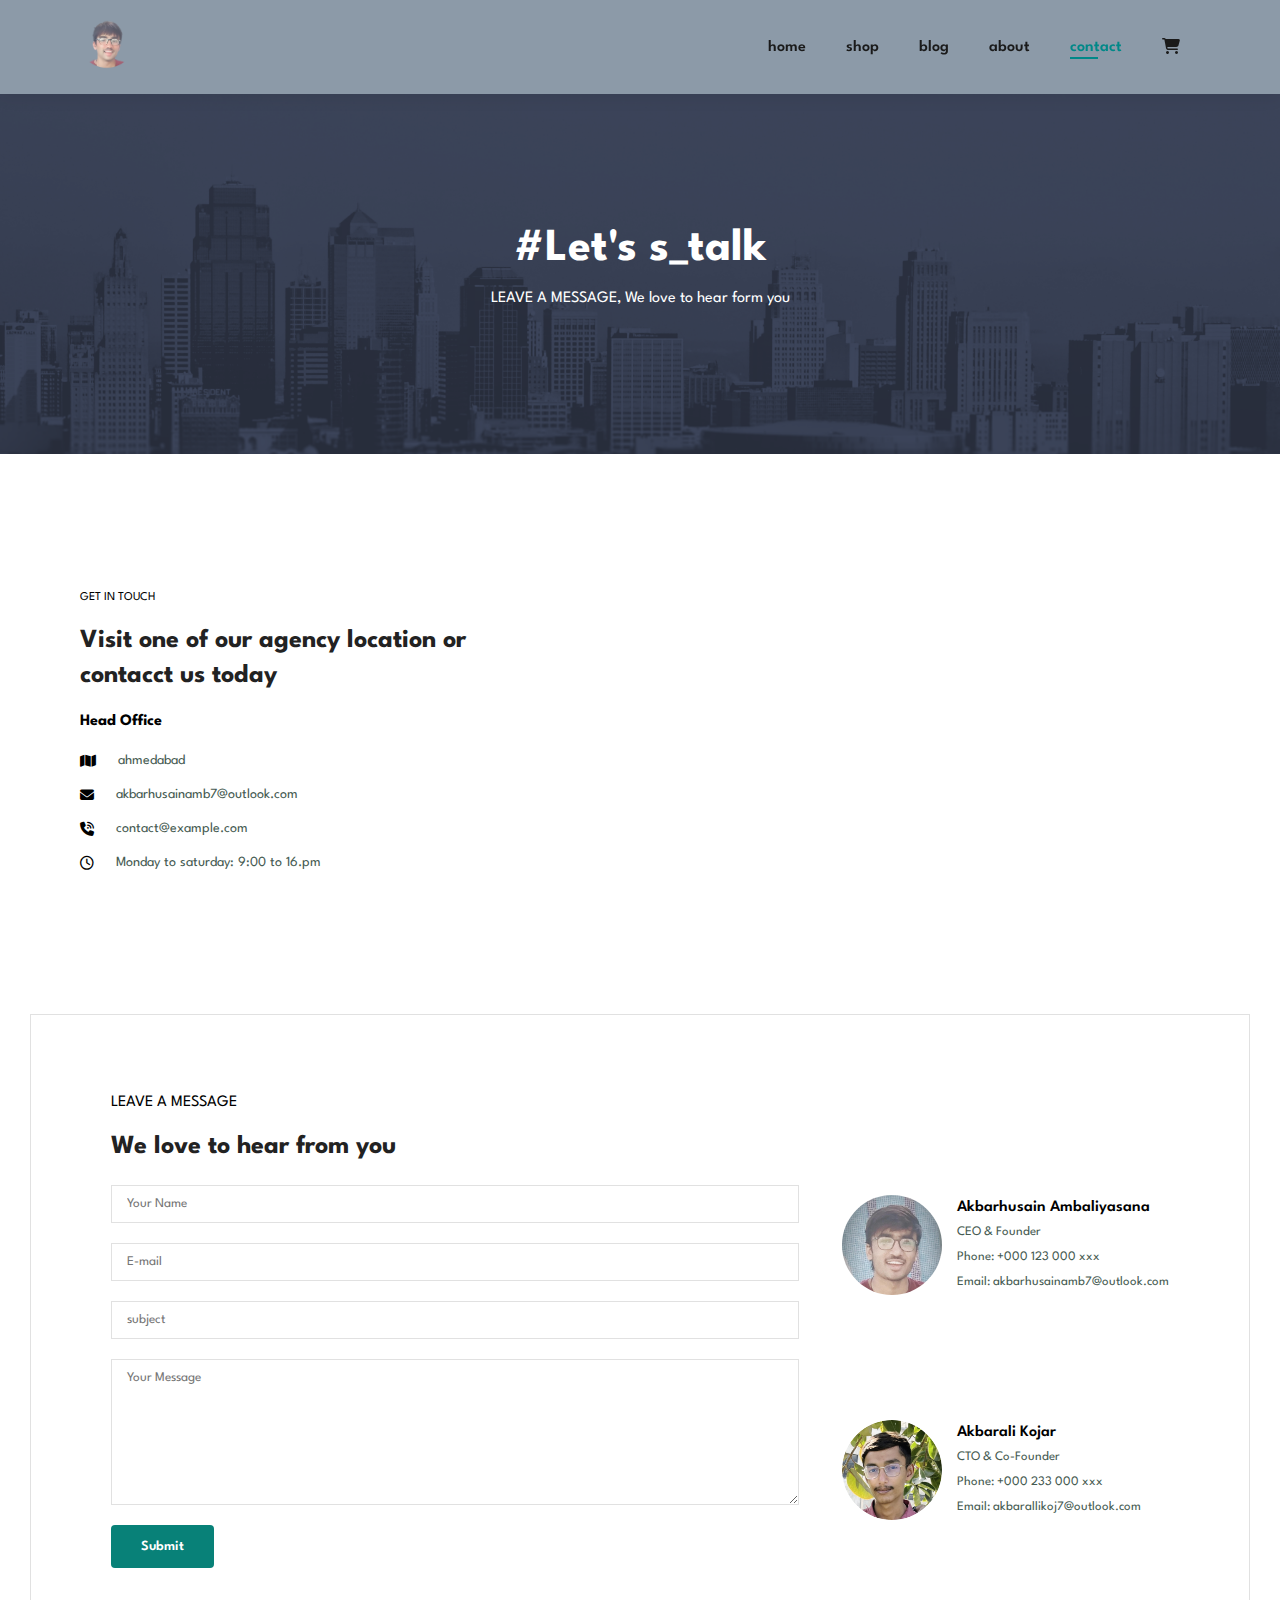
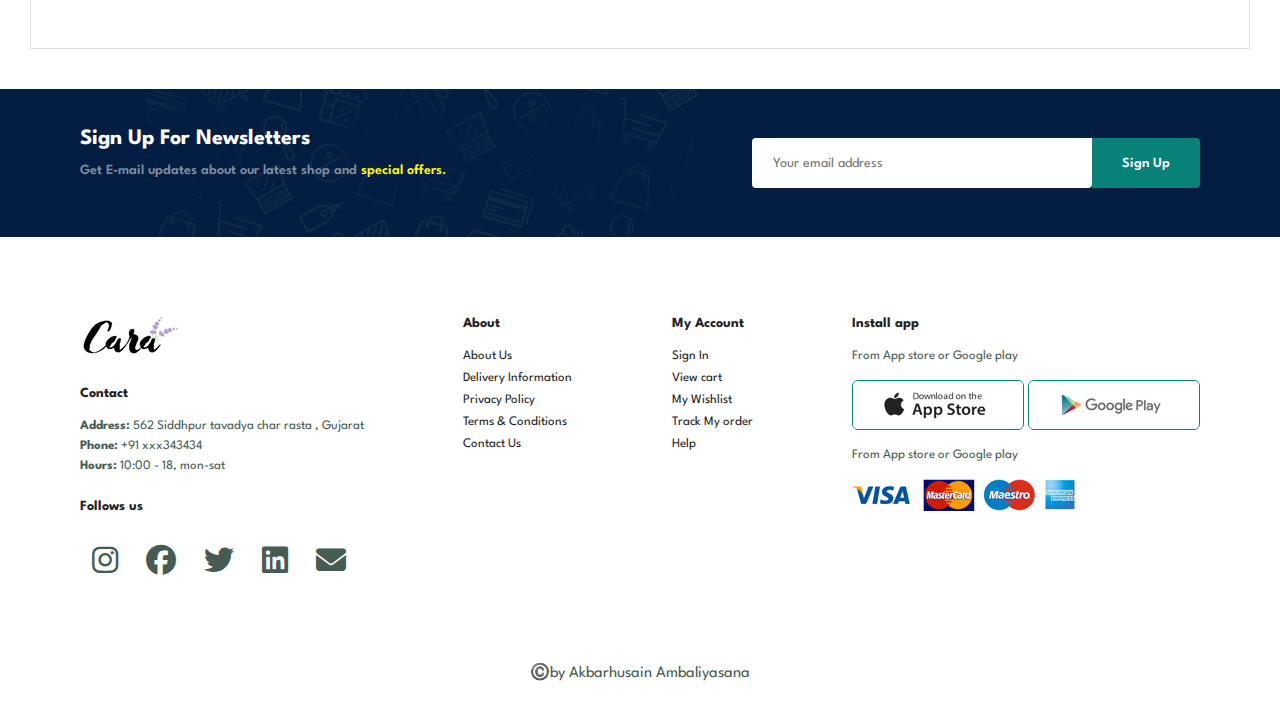
<file: e-commece web/contact.html>
<!DOCTYPE html>
<html lang="en">

<head>
    <meta charset="UTF-8">
    <meta http-equiv="X-UA-Compatible" content="IE=edge">
    <meta name="viewport" content="width=device-width, initial-scale=1.0">
    <link rel="stylesheet" href="https://cdnjs.cloudflare.com/ajax/libs/font-awesome/6.2.1/css/all.min.css">
    <link rel="shortcut icon" href="img/alogo1.png" type="image/x-icon">
    <link rel="stylesheet" href="style.css">
    <title>Document</title>
</head>

<body>
    <section id="header">
        <a href="#"><img src="img/alogo1.png" width="50px" class="logo" alt="logo"></a>
        <div>
            <ul id="navbar">
                <li><a href="index.html">home</a></li>
                <li><a href="shop.html">shop</a></li>
                <li><a href="blog.html">blog</a></li>
                <li><a href="about.html">about</a></li>
                <li><a class="active" href="contact.html">contact</a></li>
                <li id="lg-bag"><a href="cart.html"><i class="fa-sharp fa-solid fa-cart-shopping"></i></a></li>
                <a href="#" id="close"><i class="fa-solid fa-x"></i></a>
            </ul>
        </div>
        <div id="mobile">
            <a href="cart.html"><i class="fa-sharp fa-solid fa-cart-shopping"></i></a>
            <i id="bar" class="fas fa-outdent"></i>
        </div>
    </section>
    <section id="page-header" class="about-herade">


        <h2>#Let's s_talk</h2>

        <p>LEAVE A MESSAGE, We love to hear form you </p>


    </section>

    <section id="contact-details" class="section-p1 section-m1">
        <div class="details">
            <span>GET IN TOUCH</span>
            <h2>Visit one of our agency location or contacct us today </h2>
            <h3>Head Office</h3>
            <div>
                <li>
                    <i class="fa-solid fa-map"></i>
                    <p>ahmedabad</p>
                </li>
                <li>
                    <i class="fa-solid fa-envelope"></i>
                    <p>akbarhusainamb7@outlook.com</p>
                </li>

                <li>
                    <i class="fa-solid fa-phone-volume"></i>
                    <p>contact@example.com</p>
                </li>
                <li>
                    <i class="fa-regular fa-clock"></i>
                    <p>Monday to saturday: 9:00 to 16.pm</p>
                </li>
            </div>
        </div>

        <div class="map">
            <iframe
                src="https://www.google.com/maps/embed?pb=!1m18!1m12!1m3!1d3658.089379806916!2d72.45554761490033!3d23.52928748469885!2m3!1f0!2f0!3f0!3m2!1i1024!2i768!4f13.1!3m3!1m2!1s0x395c476c5013fd03%3A0xa1fe01d9ab30482!2sGanpat%20University%20(GUNI)%2C%20India!5e0!3m2!1sen!2sin!4v1674733275815!5m2!1sen!2sin"
                width="600" height="450" style="border:0;" allowfullscreen="" loading="lazy"
                referrerpolicy="no-referrer-when-downgrade"></iframe>

        </div>
    </section>

    <section id="form-details">
        <form action="">
            <span>LEAVE A MESSAGE</span>
            <h2>We love to hear from you</h2>
            <input type="text" placeholder="Your Name">
            <input type="email" placeholder="E-mail">
            <input type="text" placeholder="subject">
            <textarea name="" id="" cols="30" rows="10" placeholder="Your Message"></textarea>
            <button class="normal">Submit</button>
        </form>

        <div class="people">
            <div>
                <img src="img/akbarhusain no.jpg" width="107px" alt="">
                <p><span>Akbarhusain Ambaliyasana </span>CEO & Founder<br> Phone: +000 123 000 xxx <br> Email:
                    akbarhusainamb7@outlook.com </p>
            </div>
            <div>
                <img src="img/akbar k.png" width="107px" alt="">
                <p><span>Akbarali Kojar </span>CTO & Co-Founder<br> Phone: +000 233 000 xxx <br> Email:
                    akbarallikoj7@outlook.com </p>
            </div>

        </div>
    </section>


    <section id="newsletter" class="section-p1 section-m1">
        <div class="newstext">
            <h4>Sign Up For Newsletters</h4>
            <p>Get E-mail updates about our latest shop and <span>special offers.</span> </p>
        </div>
        <div class="form">
            <input type="text" placeholder="Your email address">
            <button class="normal">Sign Up</button>
        </div>
    </section>

    <footer class="section-p1">
        <div class="col">
            <img class="logo" src="img/logo.png" alt="">
            <h4>Contact</h4>
            <p> <strong>Address:</strong> 562 Siddhpur tavadya char rasta , Gujarat</p>
            <p> <strong>Phone:</strong> +91 xxx343434</p>
            <p> <strong>Hours:</strong> 10:00 - 18, mon-sat</p>
            <div class="follow">
                <h4>Follows us</h4>
                <div class="icon">
                    <a href="https://www.instagram.com/ak.hu7/" target="_blank"><i
                            class="social-icon  fa-brands fa-instagram"></i></a>
                    <a href="https://www.facebook.com/profile.php?id=100089090740402" target="_blank"> <i
                            class="social-icon fa-brands fa-facebook"></i></a>
                    <a href="https://twitter.com/akbar_husain7" target="_blank"><i
                            class="social-icon fa-brands fa-twitter"></i></a>
                    <a href="https://www.linkedin.com/in/akbarhusain-ambaliyasana-083a7225a/" target="_blank"><i
                            class="social-icon fa-brands fa-linkedin"></i></a>
                    <a href=" mailto: akbarhusinamb7@outlook.com"><i class="social-icon fa-solid fa-envelope"></i></a>

                </div>
            </div>
        </div>


        <div class="col">
            <h4>About</h4>
            <a href="#">About Us</a>
            <a href="#">Delivery Information</a>
            <a href="#">Privacy Policy</a>
            <a href="#">Terms & Conditions</a>
            <a href="#">Contact Us</a>
        </div>
        <div class="col">
            <h4>My Account</h4>
            <a href="#">Sign In</a>
            <a href="#">View cart</a>
            <a href="#">My Wishlist</a>
            <a href="#">Track My order</a>
            <a href="#">Help</a>
        </div>
        <div class="col install">
            <h4>Install app</h4>
            <p>From App store or Google play</p>
            <div class="row">
                <img src="img/pay/app.jpg" alt="">
                <img src="img/pay/play.jpg" alt="">

            </div>

            <p>From App store or Google play</p>
            <img src="img/pay/pay.png" alt="">

        </div>




    </footer>

    <div class="copyright">
        <p>©️by Akbarhusain Ambaliyasana</p>
    </div>






    <script src=" index.js">
    </script>
</body>

</html>
</file>
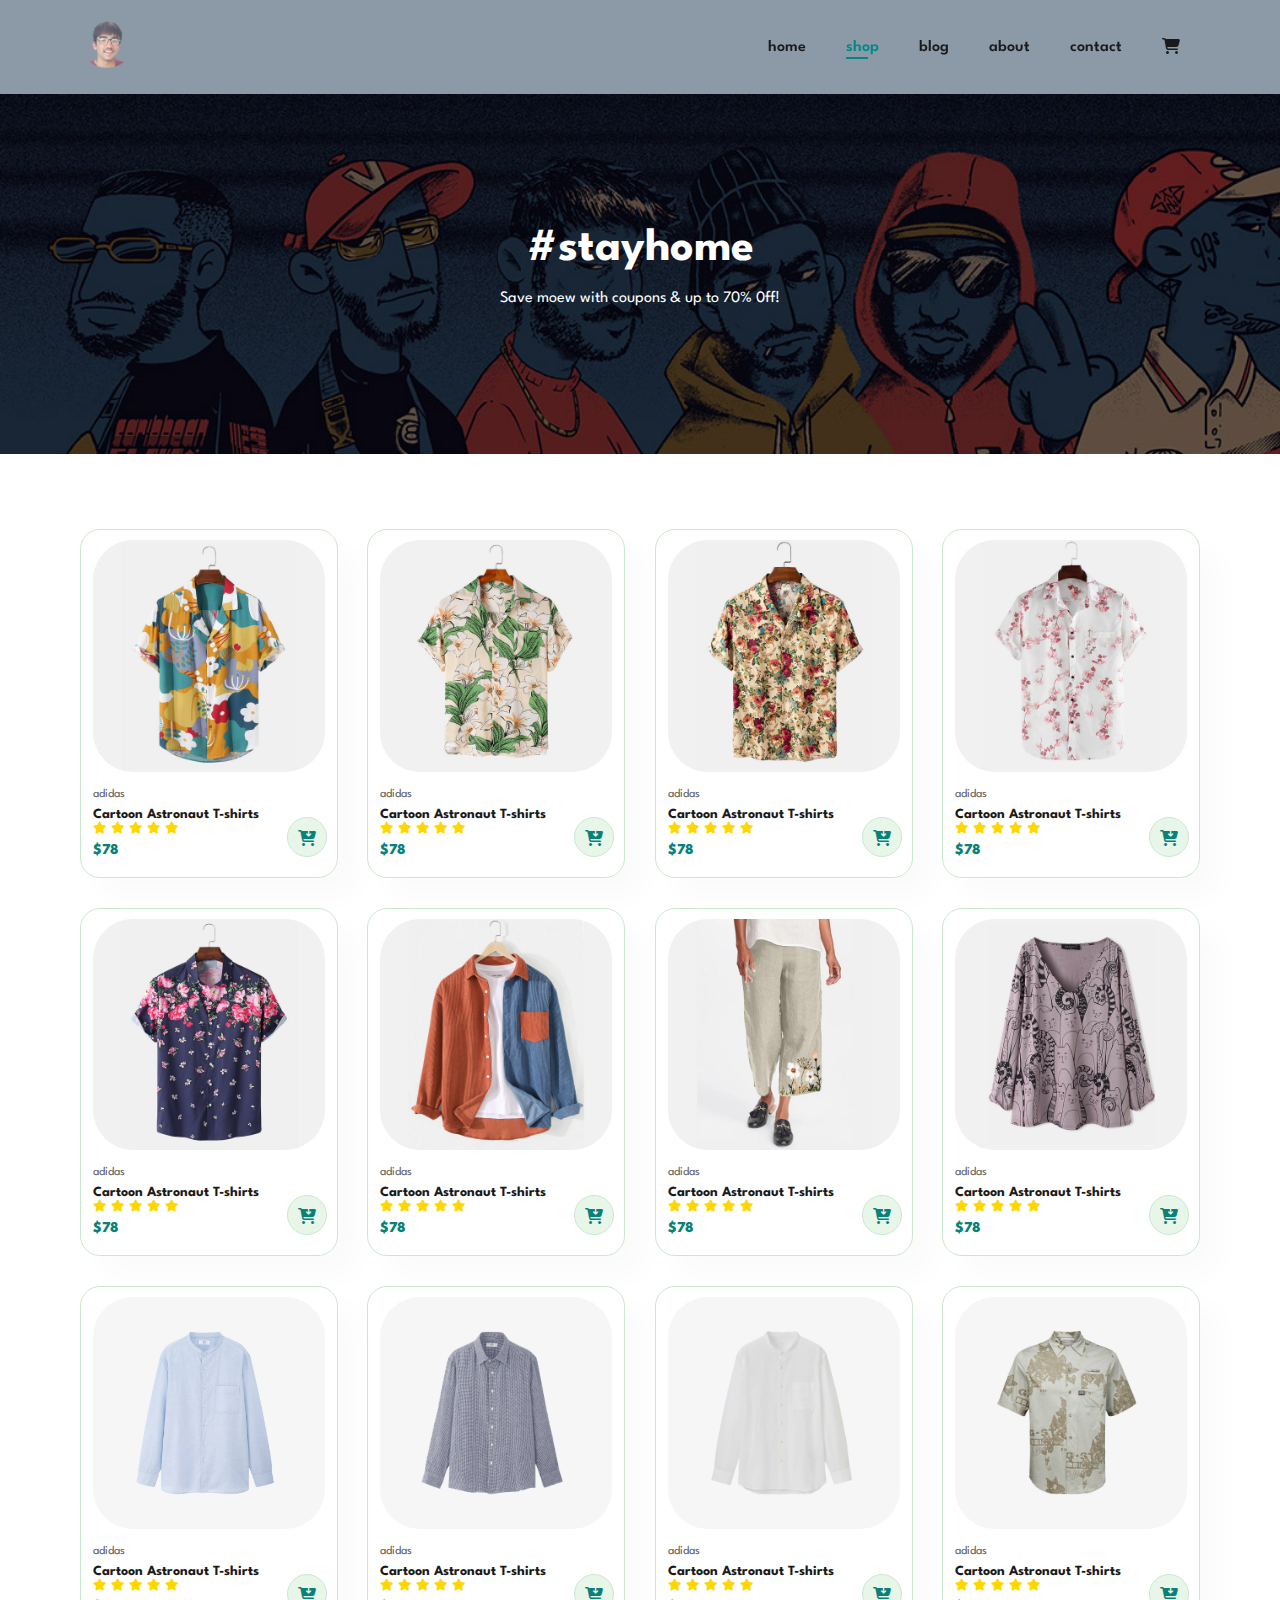
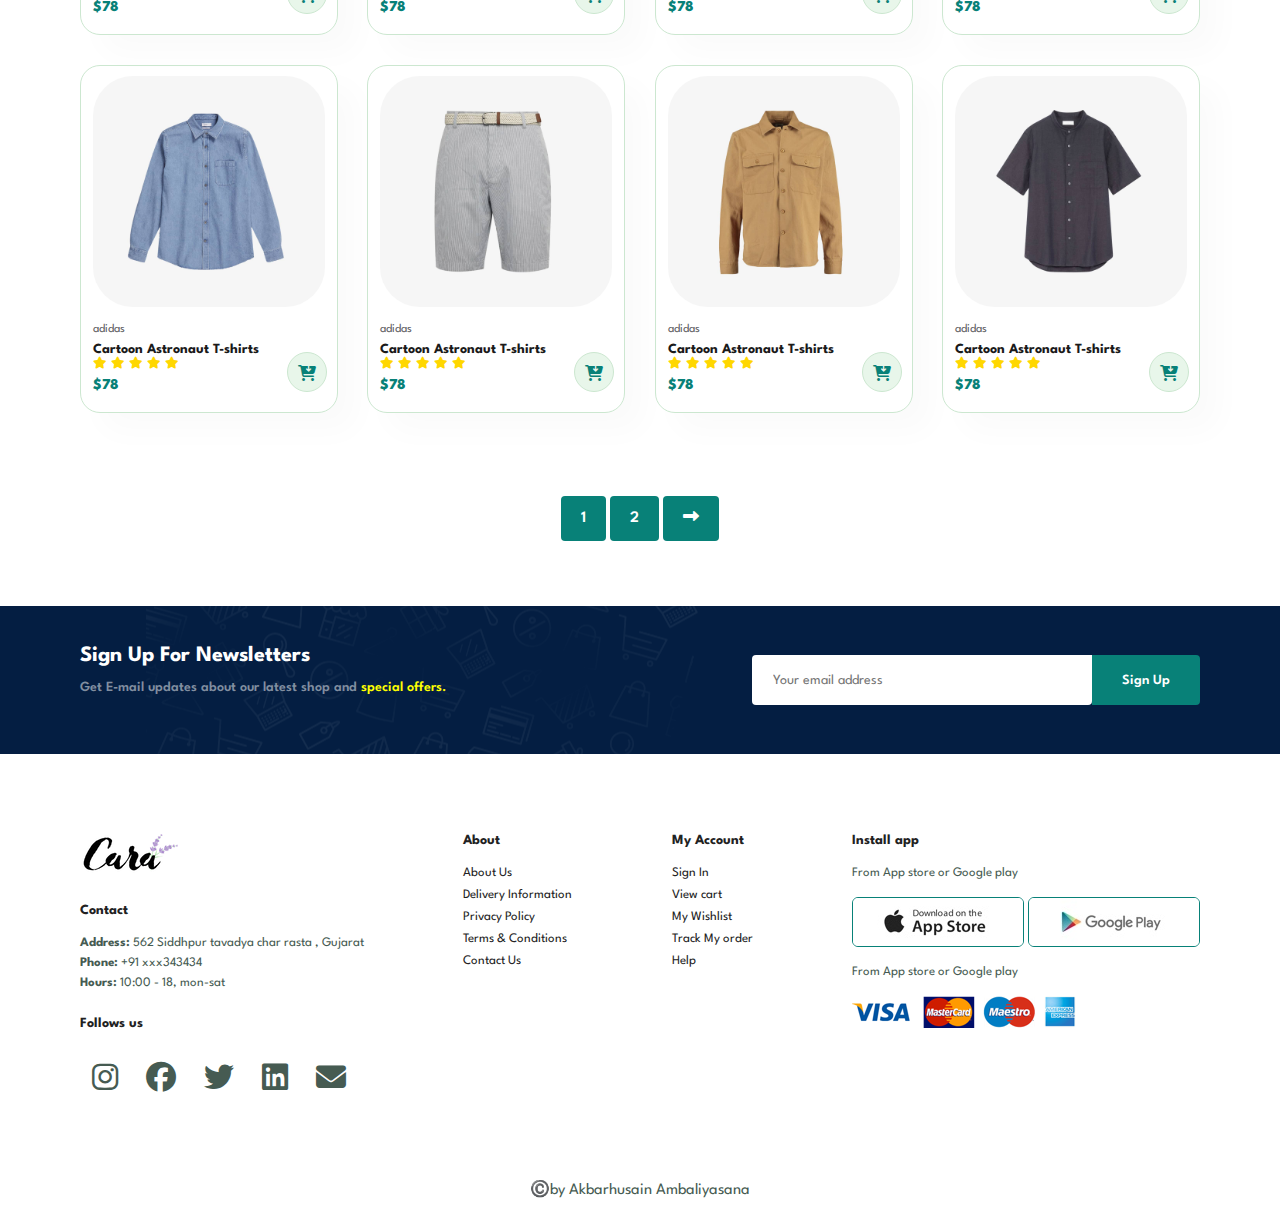
<file: e-commece web/shop.html>
<!DOCTYPE html>
<html lang="en">

<head>
    <meta charset="UTF-8">
    <meta http-equiv="X-UA-Compatible" content="IE=edge">
    <meta name="viewport" content="width=device-width, initial-scale=1.0">
    <link rel="stylesheet" href="https://cdnjs.cloudflare.com/ajax/libs/font-awesome/6.2.1/css/all.min.css">
    <link rel="shortcut icon" href="img/alogo1.png" type="image/x-icon">
    <link rel="stylesheet" href="style.css">
    <title>Document</title>
</head>

<body>
    <section id="header">
        <a href="#"><img src="img/alogo1.png" width="50px" class="logo" alt="logo"></a>
        <div>
            <ul id="navbar">
                <li><a href="index.html">home</a></li>
                <li><a class="active" href="shop.html">shop</a></li>
                <li><a href="blog.html">blog</a></li>
                <li><a href="about.html">about</a></li>
                <li><a href="contact.html">contact</a></li>
                <li id="lg-bag"><a href="cart.html"><i class="fa-sharp fa-solid fa-cart-shopping"></i></a></li>
                <a href="#" id="close"><i class="fa-solid fa-x"></i></a>
            </ul>
        </div>
        <div id="mobile">
            <a href="cart.html"><i class="fa-sharp fa-solid fa-cart-shopping"></i></a>
            <i id="bar" class="fas fa-outdent"></i>
        </div>
    </section>
    <section id="page-header">


        <h2>#stayhome</h2>

        <p>Save moew with coupons & up to 70% 0ff!</p>


    </section>



    <section id="prdoduct1" class="section-p1">

        <div class="pro-container">
            <div class="pro" onclick="window.location.href='sproduct.html';">
                <img src="img/products/f1.jpg" alt="">
                <div class="des">
                    <span>adidas</span>
                    <h5>Cartoon Astronaut T-shirts</h5>
                    <div class="star">
                        <i class="fas fa-star"></i>
                        <i class="fas fa-star"></i>
                        <i class="fas fa-star"></i>
                        <i class="fas fa-star"></i>
                        <i class="fas fa-star"></i>
                    </div>
                    <h4>$78</h4>
                </div>
                <a href="#"><i class="fa-solid fa-cart-arrow-down cart"></i></a>
            </div>
            <div class="pro">
                <img src="img/products/f2.jpg" alt="">
                <div class="des">
                    <span>adidas</span>
                    <h5>Cartoon Astronaut T-shirts</h5>
                    <div class="star">
                        <i class="fas fa-star"></i>
                        <i class="fas fa-star"></i>
                        <i class="fas fa-star"></i>
                        <i class="fas fa-star"></i>
                        <i class="fas fa-star"></i>
                    </div>
                    <h4>$78</h4>
                </div>
                <a href="#"><i class="fa-solid fa-cart-arrow-down cart"></i></a>
            </div>
            <div class="pro">
                <img src="img/products/f3.jpg" alt="">
                <div class="des">
                    <span>adidas</span>
                    <h5>Cartoon Astronaut T-shirts</h5>
                    <div class="star">
                        <i class="fas fa-star"></i>
                        <i class="fas fa-star"></i>
                        <i class="fas fa-star"></i>
                        <i class="fas fa-star"></i>
                        <i class="fas fa-star"></i>
                    </div>
                    <h4>$78</h4>
                </div>
                <a href="#"><i class="fa-solid fa-cart-arrow-down cart"></i></a>
            </div>
            <div class="pro">
                <img src="img/products/f4.jpg" alt="">
                <div class="des">
                    <span>adidas</span>
                    <h5>Cartoon Astronaut T-shirts</h5>
                    <div class="star">
                        <i class="fas fa-star"></i>
                        <i class="fas fa-star"></i>
                        <i class="fas fa-star"></i>
                        <i class="fas fa-star"></i>
                        <i class="fas fa-star"></i>
                    </div>
                    <h4>$78</h4>
                </div>
                <a href="#"><i class="fa-solid fa-cart-arrow-down cart"></i></a>
            </div>
            <div class="pro">
                <img src="img/products/f5.jpg" alt="">
                <div class="des">
                    <span>adidas</span>
                    <h5>Cartoon Astronaut T-shirts</h5>
                    <div class="star">
                        <i class="fas fa-star"></i>
                        <i class="fas fa-star"></i>
                        <i class="fas fa-star"></i>
                        <i class="fas fa-star"></i>
                        <i class="fas fa-star"></i>
                    </div>
                    <h4>$78</h4>
                </div>
                <a href="#"><i class="fa-solid fa-cart-arrow-down cart"></i></a>
            </div>
            <div class="pro">
                <img src="img/products/f6.jpg" alt="">
                <div class="des">
                    <span>adidas</span>
                    <h5>Cartoon Astronaut T-shirts</h5>
                    <div class="star">
                        <i class="fas fa-star"></i>
                        <i class="fas fa-star"></i>
                        <i class="fas fa-star"></i>
                        <i class="fas fa-star"></i>
                        <i class="fas fa-star"></i>
                    </div>
                    <h4>$78</h4>
                </div>
                <a href="#"><i class="fa-solid fa-cart-arrow-down cart"></i></a>
            </div>
            <div class="pro">
                <img src="img/products/f7.jpg" alt="">
                <div class="des">
                    <span>adidas</span>
                    <h5>Cartoon Astronaut T-shirts</h5>
                    <div class="star">
                        <i class="fas fa-star"></i>
                        <i class="fas fa-star"></i>
                        <i class="fas fa-star"></i>
                        <i class="fas fa-star"></i>
                        <i class="fas fa-star"></i>
                    </div>
                    <h4>$78</h4>
                </div>
                <a href="#"><i class="fa-solid fa-cart-arrow-down cart"></i></a>
            </div>
            <div class="pro">
                <img src="img/products/f8.jpg" alt="">
                <div class="des">
                    <span>adidas</span>
                    <h5>Cartoon Astronaut T-shirts</h5>
                    <div class="star">
                        <i class="fas fa-star"></i>
                        <i class="fas fa-star"></i>
                        <i class="fas fa-star"></i>
                        <i class="fas fa-star"></i>
                        <i class="fas fa-star"></i>
                    </div>
                    <h4>$78</h4>
                </div>
                <a href="#"><i class="fa-solid fa-cart-arrow-down cart"></i></a>
            </div>

            <div class="pro ii">
                <img src="img/products/n1.jpg" alt="">
                <div class="des">
                    <span>adidas</span>
                    <h5>Cartoon Astronaut T-shirts</h5>
                    <div class="star">
                        <i class="fas fa-star"></i>
                        <i class="fas fa-star"></i>
                        <i class="fas fa-star"></i>
                        <i class="fas fa-star"></i>
                        <i class="fas fa-star"></i>
                    </div>
                    <h4>$78</h4>
                </div>
                <a href="#"><i class="fa-solid fa-cart-arrow-down cart"></i></a>
            </div>
            <div class="pro">
                <img src="img/products/n2.jpg" alt="">
                <div class="des">
                    <span>adidas</span>
                    <h5>Cartoon Astronaut T-shirts</h5>
                    <div class="star">
                        <i class="fas fa-star"></i>
                        <i class="fas fa-star"></i>
                        <i class="fas fa-star"></i>
                        <i class="fas fa-star"></i>
                        <i class="fas fa-star"></i>
                    </div>
                    <h4>$78</h4>
                </div>
                <a href="#"><i class="fa-solid fa-cart-arrow-down cart"></i></a>
            </div>
            <div class="pro">
                <img src="img/products/n3.jpg" alt="">
                <div class="des">
                    <span>adidas</span>
                    <h5>Cartoon Astronaut T-shirts</h5>
                    <div class="star">
                        <i class="fas fa-star"></i>
                        <i class="fas fa-star"></i>
                        <i class="fas fa-star"></i>
                        <i class="fas fa-star"></i>
                        <i class="fas fa-star"></i>
                    </div>
                    <h4>$78</h4>
                </div>
                <a href="#"><i class="fa-solid fa-cart-arrow-down cart"></i></a>
            </div>
            <div class="pro">
                <img src="img/products/n4.jpg" alt="">
                <div class="des">
                    <span>adidas</span>
                    <h5>Cartoon Astronaut T-shirts</h5>
                    <div class="star">
                        <i class="fas fa-star"></i>
                        <i class="fas fa-star"></i>
                        <i class="fas fa-star"></i>
                        <i class="fas fa-star"></i>
                        <i class="fas fa-star"></i>
                    </div>
                    <h4>$78</h4>
                </div>
                <a href="#"><i class="fa-solid fa-cart-arrow-down cart"></i></a>
            </div>
            <div class="pro">
                <img src="img/products/n5.jpg" alt="">
                <div class="des">
                    <span>adidas</span>
                    <h5>Cartoon Astronaut T-shirts</h5>
                    <div class="star">
                        <i class="fas fa-star"></i>
                        <i class="fas fa-star"></i>
                        <i class="fas fa-star"></i>
                        <i class="fas fa-star"></i>
                        <i class="fas fa-star"></i>
                    </div>
                    <h4>$78</h4>
                </div>
                <a href="#"><i class="fa-solid fa-cart-arrow-down cart"></i></a>
            </div>
            <div class="pro">
                <img src="img/products/n6.jpg" alt="">
                <div class="des">
                    <span>adidas</span>
                    <h5>Cartoon Astronaut T-shirts</h5>
                    <div class="star">
                        <i class="fas fa-star"></i>
                        <i class="fas fa-star"></i>
                        <i class="fas fa-star"></i>
                        <i class="fas fa-star"></i>
                        <i class="fas fa-star"></i>
                    </div>
                    <h4>$78</h4>
                </div>
                <a href="#"><i class="fa-solid fa-cart-arrow-down cart"></i></a>
            </div>
            <div class="pro">
                <img src="img/products/n7.jpg" alt="">
                <div class="des">
                    <span>adidas</span>
                    <h5>Cartoon Astronaut T-shirts</h5>
                    <div class="star">
                        <i class="fas fa-star"></i>
                        <i class="fas fa-star"></i>
                        <i class="fas fa-star"></i>
                        <i class="fas fa-star"></i>
                        <i class="fas fa-star"></i>
                    </div>
                    <h4>$78</h4>
                </div>
                <a href="#"><i class="fa-solid fa-cart-arrow-down cart"></i></a>
            </div>
            <div class="pro">
                <img src="img/products/n8.jpg" alt="">
                <div class="des">
                    <span>adidas</span>
                    <h5>Cartoon Astronaut T-shirts</h5>
                    <div class="star">
                        <i class="fas fa-star"></i>
                        <i class="fas fa-star"></i>
                        <i class="fas fa-star"></i>
                        <i class="fas fa-star"></i>
                        <i class="fas fa-star"></i>
                    </div>
                    <h4>$78</h4>
                </div>
                <a href="#"><i class="fa-solid fa-cart-arrow-down cart"></i></a>
            </div>

        </div>
    </section>

    <section id="pagination" class="section-p1">
        <a href="#">1</a>
        <a href="#">2</a>
        <a href="#"><i class="fa-regular fa-right-long"></i></a>
    </section>


    <section id="newsletter" class="section-p1 section-m1">
        <div class="newstext">
            <h4>Sign Up For Newsletters</h4>
            <p>Get E-mail updates about our latest shop and <span>special offers.</span> </p>
        </div>
        <div class="form">
            <input type="text" placeholder="Your email address">
            <button class="normal">Sign Up</button>
        </div>
    </section>

    <footer class="section-p1">
        <div class="col">
            <img class="logo" src="img/logo.png" alt="">
            <h4>Contact</h4>
            <p> <strong>Address:</strong> 562 Siddhpur tavadya char rasta , Gujarat</p>
            <p> <strong>Phone:</strong> +91 xxx343434</p>
            <p> <strong>Hours:</strong> 10:00 - 18, mon-sat</p>
            <div class="follow">
                <h4>Follows us</h4>
                <div class="icon">
                    <a href="https://www.instagram.com/ak.hu7/" target="_blank"><i
                            class="social-icon  fa-brands fa-instagram"></i></a>
                    <a href="https://www.facebook.com/profile.php?id=100089090740402" target="_blank"> <i
                            class="social-icon fa-brands fa-facebook"></i></a>
                    <a href="https://twitter.com/akbar_husain7" target="_blank"><i
                            class="social-icon fa-brands fa-twitter"></i></a>
                    <a href="https://www.linkedin.com/in/akbarhusain-ambaliyasana-083a7225a/" target="_blank"><i
                            class="social-icon fa-brands fa-linkedin"></i></a>
                    <a href=" mailto: akbarhusinamb7@outlook.com"><i class="social-icon fa-solid fa-envelope"></i></a>

                </div>
            </div>
        </div>


        <div class="col">
            <h4>About</h4>
            <a href="#">About Us</a>
            <a href="#">Delivery Information</a>
            <a href="#">Privacy Policy</a>
            <a href="#">Terms & Conditions</a>
            <a href="#">Contact Us</a>
        </div>
        <div class="col">
            <h4>My Account</h4>
            <a href="#">Sign In</a>
            <a href="#">View cart</a>
            <a href="#">My Wishlist</a>
            <a href="#">Track My order</a>
            <a href="#">Help</a>
        </div>
        <div class="col install">
            <h4>Install app</h4>
            <p>From App store or Google play</p>
            <div class="row">
                <img src="img/pay/app.jpg" alt="">
                <img src="img/pay/play.jpg" alt="">

            </div>

            <p>From App store or Google play</p>
            <img src="img/pay/pay.png" alt="">

        </div>




    </footer>

    <div class="copyright">
        <p>©️by Akbarhusain Ambaliyasana</p>
    </div>






    <script src=" index.js">
    </script>
</body>

</html>
</file>
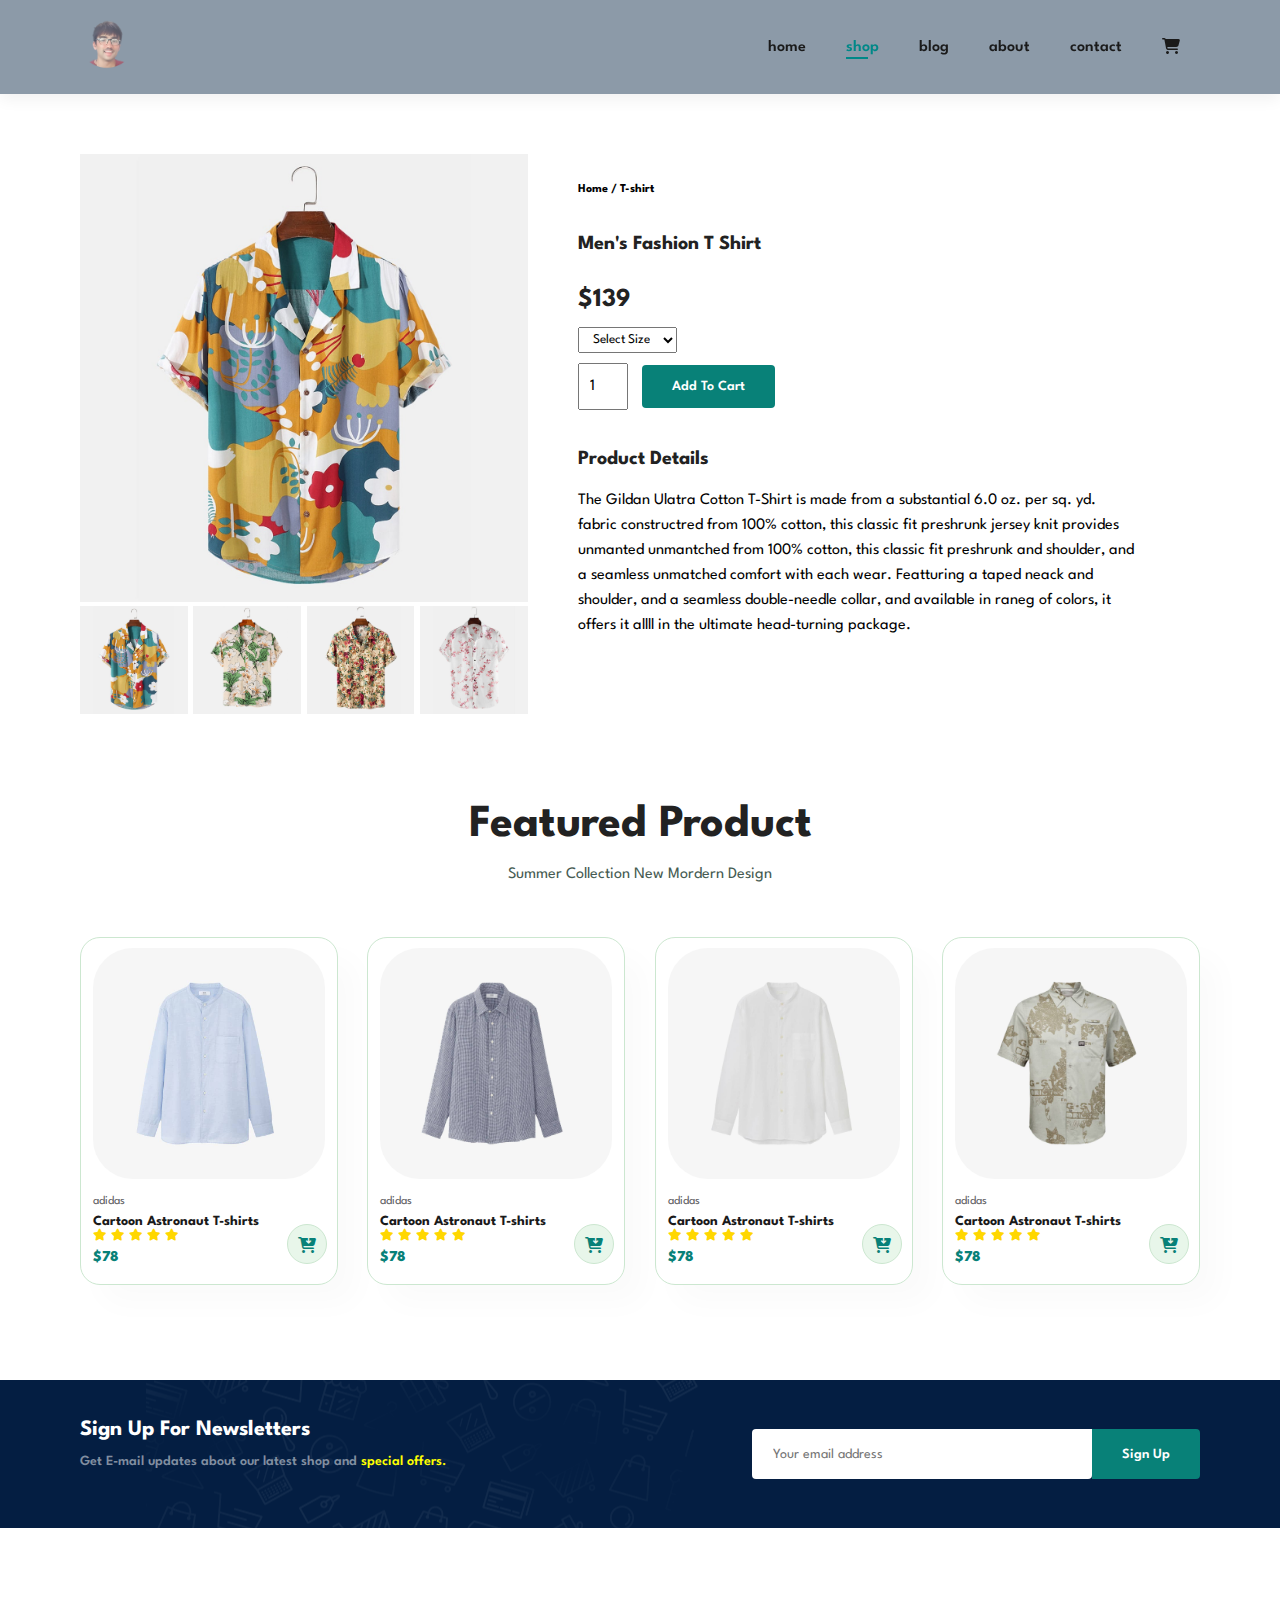
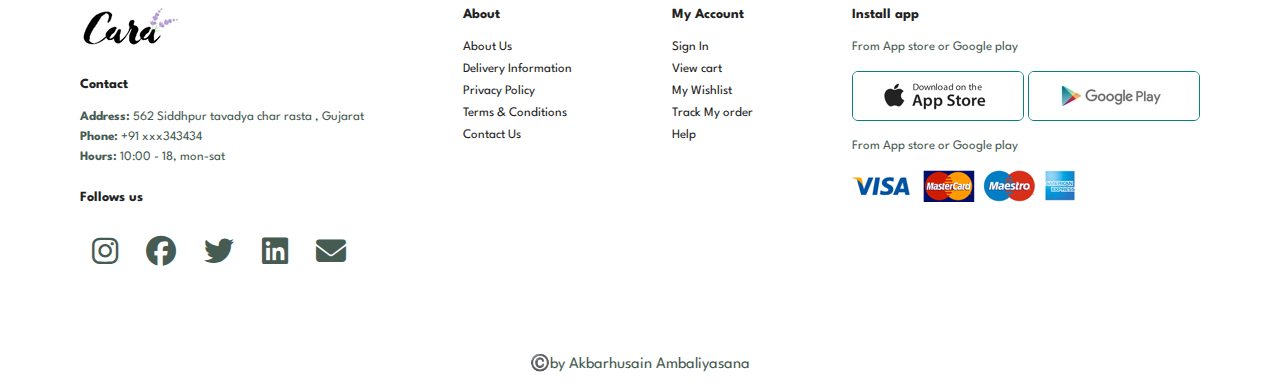
<file: e-commece web/sproduct.html>
<!DOCTYPE html>
<html lang="en">

<head>
    <meta charset="UTF-8">
    <meta http-equiv="X-UA-Compatible" content="IE=edge">
    <meta name="viewport" content="width=device-width, initial-scale=1.0">
    <link rel="stylesheet" href="https://cdnjs.cloudflare.com/ajax/libs/font-awesome/6.2.1/css/all.min.css">
    <link rel="shortcut icon" href="img/alogo1.png" type="image/x-icon">
    <link rel="stylesheet" href="style.css">
    <title>Document</title>
</head>

<body>
    <section id="header">
        <a href="#"><img src="img/alogo1.png" width="50px" class="logo" alt="logo"></a>
        <div>
            <ul id="navbar">
                <li><a href="index.html">home</a></li>
                <li><a class="active" href="shop.html">shop</a></li>
                <li><a href="blog.html">blog</a></li>
                <li><a href="about.html">about</a></li>
                <li><a href="contact.html">contact</a></li>
                <li id="lg-bag"><a href="cart.html"><i class="fa-sharp fa-solid fa-cart-shopping"></i></a></li>
                <a href="#" id="close"><i class="fa-solid fa-x"></i></a>
            </ul>
        </div>
        <div id="mobile">
            <a href="cart.html"><i class="fa-sharp fa-solid fa-cart-shopping"></i></a>
            <i id="bar" class="fas fa-outdent"></i>
        </div>
    </section>

    <section id="prodetails" class="section-p1">

        <div class="single-pro-image">
            <img src="img/products/f1.jpg" width="100%" id="MainImg" alt="">
            <div class="small-img-group">
                <div class="small-img-col">
                    <img src="img/products/f1.jpg" width="100%" class="small-img" alt="">
                </div>
                <div class="small-img-col">
                    <img src="img/products/f2.jpg" width="100%" class="small-img" alt="">
                </div>
                <div class="small-img-col">
                    <img src="img/products/f3.jpg" width="100%" class="small-img" alt="">
                </div>
                <div class="small-img-col">
                    <img src="img/products/f4.jpg" width="100%" class="small-img" alt="">
                </div>
            </div>
        </div>
        <div class="single-pro-details">
            <h6>Home / T-shirt</h6>
            <h4>Men's Fashion T Shirt</h4>
            <h2>$139</h2>
            <select>
                <option>Select Size</option>
                <option>XL</option>
                <option>XXL</option>
                <option>Small</option>
                <option>Large</option>

            </select>
            <input type="Number" value="1">
            <button class="normal">Add To Cart</button>
            <h4>Product Details </h4>
            <span>The Gildan Ulatra Cotton T-Shirt is made from a substantial 6.0 oz. per sq. yd. fabric constructred
                from 100% cotton, this classic fit preshrunk
                jersey knit provides unmanted unmantched from 100% cotton, this classic fit preshrunk and shoulder, and
                a seamless unmatched comfort with each wear. Featturing
                a taped neack and shoulder, and a seamless double-needle collar, and available in raneg of colors, it
                offers it allll in the ultimate head-turning package.
            </span>


        </div>
    </section>
    <section id="prdoduct1" class="section-p1">
        <h2>Featured Product</h2>
        <p>Summer Collection New Mordern Design</p>
        <div class="pro-container">
            <div class="pro ii">
                <img src="img/products/n1.jpg" alt="">
                <div class="des">
                    <span>adidas</span>
                    <h5>Cartoon Astronaut T-shirts</h5>
                    <div class="star">
                        <i class="fas fa-star"></i>
                        <i class="fas fa-star"></i>
                        <i class="fas fa-star"></i>
                        <i class="fas fa-star"></i>
                        <i class="fas fa-star"></i>
                    </div>
                    <h4>$78</h4>
                </div>
                <a href="#"><i class="fa-solid fa-cart-arrow-down cart"></i></a>
            </div>
            <div class="pro">
                <img src="img/products/n2.jpg" alt="">
                <div class="des">
                    <span>adidas</span>
                    <h5>Cartoon Astronaut T-shirts</h5>
                    <div class="star">
                        <i class="fas fa-star"></i>
                        <i class="fas fa-star"></i>
                        <i class="fas fa-star"></i>
                        <i class="fas fa-star"></i>
                        <i class="fas fa-star"></i>
                    </div>
                    <h4>$78</h4>
                </div>
                <a href="#"><i class="fa-solid fa-cart-arrow-down cart"></i></a>
            </div>
            <div class="pro">
                <img src="img/products/n3.jpg" alt="">
                <div class="des">
                    <span>adidas</span>
                    <h5>Cartoon Astronaut T-shirts</h5>
                    <div class="star">
                        <i class="fas fa-star"></i>
                        <i class="fas fa-star"></i>
                        <i class="fas fa-star"></i>
                        <i class="fas fa-star"></i>
                        <i class="fas fa-star"></i>
                    </div>
                    <h4>$78</h4>
                </div>
                <a href="#"><i class="fa-solid fa-cart-arrow-down cart"></i></a>
            </div>
            <div class="pro">
                <img src="img/products/n4.jpg" alt="">
                <div class="des">
                    <span>adidas</span>
                    <h5>Cartoon Astronaut T-shirts</h5>
                    <div class="star">
                        <i class="fas fa-star"></i>
                        <i class="fas fa-star"></i>
                        <i class="fas fa-star"></i>
                        <i class="fas fa-star"></i>
                        <i class="fas fa-star"></i>
                    </div>
                    <h4>$78</h4>
                </div>
                <a href="#"><i class="fa-solid fa-cart-arrow-down cart"></i></a>
            </div>


        </div>
    </section>



    <section id="newsletter" class="section-p1 section-m1">
        <div class="newstext">
            <h4>Sign Up For Newsletters</h4>
            <p>Get E-mail updates about our latest shop and <span>special offers.</span> </p>
        </div>
        <div class="form">
            <input type="text" placeholder="Your email address">
            <button class="normal">Sign Up</button>
        </div>
    </section>

    <footer class="section-p1">
        <div class="col">
            <img class="logo" src="img/logo.png" alt="">
            <h4>Contact</h4>
            <p> <strong>Address:</strong> 562 Siddhpur tavadya char rasta , Gujarat</p>
            <p> <strong>Phone:</strong> +91 xxx343434</p>
            <p> <strong>Hours:</strong> 10:00 - 18, mon-sat</p>
            <div class="follow">
                <h4>Follows us</h4>
                <div class="icon">
                    <a href="https://www.instagram.com/ak.hu7/" target="_blank"><i
                            class="social-icon  fa-brands fa-instagram"></i></a>
                    <a href="https://www.facebook.com/profile.php?id=100089090740402" target="_blank"> <i
                            class="social-icon fa-brands fa-facebook"></i></a>
                    <a href="https://twitter.com/akbar_husain7" target="_blank"><i
                            class="social-icon fa-brands fa-twitter"></i></a>
                    <a href="https://www.linkedin.com/in/akbarhusain-ambaliyasana-083a7225a/" target="_blank"><i
                            class="social-icon fa-brands fa-linkedin"></i></a>
                    <a href=" mailto: akbarhusinamb7@outlook.com"><i class="social-icon fa-solid fa-envelope"></i></a>

                </div>
            </div>
        </div>


        <div class="col">
            <h4>About</h4>
            <a href="#">About Us</a>
            <a href="#">Delivery Information</a>
            <a href="#">Privacy Policy</a>
            <a href="#">Terms & Conditions</a>
            <a href="#">Contact Us</a>
        </div>
        <div class="col">
            <h4>My Account</h4>
            <a href="#">Sign In</a>
            <a href="#">View cart</a>
            <a href="#">My Wishlist</a>
            <a href="#">Track My order</a>
            <a href="#">Help</a>
        </div>
        <div class="col install">
            <h4>Install app</h4>
            <p>From App store or Google play</p>
            <div class="row">
                <img src="img/pay/app.jpg" alt="">
                <img src="img/pay/play.jpg" alt="">

            </div>

            <p>From App store or Google play</p>
            <img src="img/pay/pay.png" alt="">

        </div>




    </footer>

    <div class="copyright">
        <p>©️by Akbarhusain Ambaliyasana</p>
    </div>


    <script>
        var MainImg = document.getElementById("MainImg");
        var smallimg = document.getElementsByClassName("small-img");

        smallimg[0].onclick = function () {
            MainImg.src = smallimg[0].src;
        }
        smallimg[1].onclick = function () {
            MainImg.src = smallimg[1].src;
        }
        smallimg[2].onclick = function () {
            MainImg.src = smallimg[2].src;
        }
        smallimg[3].onclick = function () {
            MainImg.src = smallimg[3].src;
        }

    </script>






    <script src=" index.js">
    </script>
</body>

</html>
</file>
<file: e-commece web/style.css>
@import url("https://fonts.googleapis.com/css2?family=Spartan:wght@100;200;300;400;500;600;700;800;900&display=swap");

* {
    margin: 0;
    padding: 0;
    box-sizing: border-box;
    font-family: "Spartan", sans-serif;
}

html {
    scroll-behavior: smooth;
}

/* Global Styles */

h1 {
    font-size: 50px;
    line-height: 64px;
    color: #222;
}

h2 {
    font-size: 46px;
    line-height: 54px;
    color: #222;
}

h4 {
    font-size: 20px;
    color: #222;
}

h6 {
    font-weight: 700;
    font-size: 12px;
}

p {
    font-size: 16px;
    color: #465b52;
    margin: 15px 0 20px 0;
}

.section-p1 {
    padding: 40px 80px;
}

.section-m1 {
    margin: 40px 0;
}

button.normal {
    font-size: 14px;
    font-weight: 600;
    padding: 15px 30px;
    color: black;
    background-color: #fff;
    border-radius: 4px;
    cursor: pointer;
    border: none;
    outline: none;
    transition: 0.2s;
}

button.white {
    font-size: 13px;
    font-weight: 600;
    padding: 11px 18px;
    color: white;
    background-color: transparent;
    border-radius: 4px;
    cursor: pointer;
    border: 1px solid #fff;
    outline: none;
    transition: 0.2s;
}

body {
    width: 100%;
}



/* HeaderSection */
#header {
    display: flex;
    align-items: center;
    justify-content: space-between;
    padding: 20px 80px;
    background-color: #8c9aa8;
    box-shadow: 0 5px 15px rgba(0, 0, 0, 0.06);
    z-index: 999;
    position: sticky;
    top: 0;
    left: 0;
}

#navbar {
    display: flex;
    align-items: center;
    justify-content: center;
}

#navbar li {
    list-style: none;
    padding: 0 20px;
    position: relative;
}

#navbar li a {
    text-decoration: none;
    font-size: 16px;
    font-weight: 600;
    color: #1a1a1a;
    transition: 0.3s ease;
}

#navbar li a:hover,
#navbar li a.active {
    color: #088;
}

#navbar li a.active::after,
#navbar li a:hover::after {
    content: "";
    width: 30%;
    height: 2px;
    background-color: #088;
    position: absolute;
    bottom: -4px;
    left: 20px;
}

#mobile {
    display: none;

    align-items: center;
}

#close {
    display: none;
}

/* Home page */
#hero {

    background-image: url("img/akbar\ home.png");
    height: 90vh;
    width: 100%;
    background-size: cover;
    background-position: top 5% right 0;
    padding: 0 80px;
    display: flex;
    flex-direction: column;
    align-items: flex-start;
    justify-content: center;

}

#hero h4 {
    padding-bottom: 15px;
}

#hero h1 {
    color: #088178;
}

#hero button {
    background-image: url("img/button.png");
    background-color: transparent;
    color: #088178;
    border: 0;
    padding: 14px 80px 14px 65px;
    background-repeat: no-repeat;
    cursor: pointer;
    font-weight: 700;
    font-size: 15px;

}

#feature {
    display: flex;
    align-items: center;
    justify-content: space-between;
    flex-wrap: wrap;
}

#feature .fe-box {
    width: 180px;
    text-align: center;
    padding: 25px 15px;
    box-shadow: 20px 20px 34px rgb(0, 0, 0, 0.03);
    border: 1px solid #cce7d0;
    border-radius: 20px;
    margin: 15px 0;
}

#feature .fe-box:hover {
    box-shadow: 10px 10px 54px rgb(0, 0, 221, 0.383);

}

#feature .fe-box img {
    width: 100%;
    margin-bottom: 10px;
}

#feature .fe-box h6 {
    display: inline-block;
    padding: 9px 8px 6px 8px;
    line-height: 1;
    color: #088178;
    background-color: #fddde4;
}

#feature .fe-box:nth-child(2) h6 {
    background-color: #cdebbc;
}

#feature .fe-box:nth-child(3) h6 {
    background-color: #d1e8f2;
}

#feature .fe-box:nth-child(4) h6 {
    background-color: #cdd4f8;
}

#feature .fe-box:nth-child(5) h6 {
    background-color: #f6dbf6;
}

#feature .fe-box:nth-child(6) h6 {
    background-color: #fff2e5;
}

#prdoduct1 .pro-container {
    display: flex;
    justify-content: space-between;
    padding-top: 20px;
    flex-wrap: wrap;
}

#prdoduct1 {
    text-align: center;
}

#prdoduct1 .pro {
    width: 23%;
    min-width: 250px;
    padding: 10px 12px;
    border: 1px solid #cce7d0;
    border-radius: 20px;
    cursor: pointer;
    box-shadow: 20px 20px 30px rgb(0, 0, 0, 0.02);
    margin: 15px 0;
    transition: 0.3s ease;
    position: relative;
}

#prdoduct1 .pro:hover {
    box-shadow: 20px 20px 30px rgba(212, 80, 80, 0.500);
}


#prdoduct1 .pro img {
    width: 100%;
    border-radius: 40px;
}

#prdoduct1 .pro .des {

    text-align: start;
    padding: 10px 0;
}

#prdoduct1 .pro span {
    color: #606063;
    font-size: 12px;
}

#prdoduct1 .pro .des h5 {
    padding-top: 7px;
    color: #1a1a1a;
    font-size: 14px;
}

#prdoduct1 .pro .des i {
    font-size: 12px;
    color: gold;
}

#prdoduct1 .pro .des h4 {
    padding-top: 7px;
    font-size: 15px;
    font-weight: 800;
    color: #088178;
}

#prdoduct1 .pro .cart {
    width: 40px;
    height: 40px;
    line-height: 40px;
    border-radius: 50px;
    background-color: #e8f6ea;
    /* font-weight: 400; */
    color: #088178;
    border: 1px solid #cce7d0;
    position: absolute;
    bottom: 20px;
    right: 10px;

}

#banner {
    display: flex;
    flex-direction: column;
    justify-content: center;
    align-items: center;
    background-image: url("img/banner/b2.jpg");
    width: 100%;
    height: 40vh;
    background-size: cover;
    background-position: center;

}

#banner h4 {
    color: white;
    font-size: 16px;
}

#banner h2 {
    color: white;
    font-size: 30px;
    padding: 10px 0;
}

#banner h2 span {
    color: red;
}

#banner button:hover {

    background-color: #088178;
    color: #fff;
}

#sm-banner {
    display: flex;
    justify-content: space-between;
    flex-wrap: wrap;
}

#sm-banner .banner-box {
    display: flex;
    flex-direction: column;
    justify-content: center;
    align-items: flex-start;
    background-image: url("img/banner/b17.jpg");
    width: 580px;
    height: 50vh;
    background-size: cover;
    background-position: center;
    padding: 30px;
}

#sm-banner .banner-box2 {
    background-image: url("img/banner/b10.jpg");
}

#sm-banner h4 {
    color: white;
    font-size: 20px;
    font-weight: 300;
}

#sm-banner h2 {
    color: white;
    font-size: 28px;
    font-weight: 800;
}

#sm-banner span {
    color: white;
    font-size: 15px;
    font-weight: 500;
    padding-bottom: 15px;
}

#sm-banner .banner-box:hover button {
    background-color: #088178;
    border: 5px solid #088178;
}

#banner3 {
    display: flex;
    justify-content: space-between;
    flex-wrap: wrap;
    padding: 0 80px;
}

#banner3 .banner-box {
    display: flex;
    flex-direction: column;
    justify-content: center;
    align-items: flex-start;
    background-image: url("img/banner/b7.jpg");
    width: 30%;
    height: 30vh;
    background-size: cover;
    background-position: center;
    padding: 20px;
    margin-bottom: 20px;

}

#banner3 .banner-box2 {
    background-image: url("img/banner/b4.jpg");

}

#banner3 .banner-box3 {
    background-image: url("img/banner/b18.jpg");

}

#banner3 h2 {
    color: white;
    font-weight: 900;
    font-size: 22px;
}

#banner3 h3 {
    color: red;
    font-weight: 800;
    font-size: 15px;
}

#newsletter {
    display: flex;
    justify-content: space-between;
    flex-wrap: wrap;
    align-items: center;
    background-image: url("img/banner/b14.png");
    background-repeat: no-repeat;
    background-position: 20% 30%;
    background-color: #041e42;

}

#newsletter h4 {
    font-size: 22px;
    font-weight: 700;
    color: #fff;
}

#newsletter p {
    font-size: 14px;
    font-weight: 600;
    color: #818ea0;
}

#newsletter .form {
    display: flex;
    width: 40%;

}

#newsletter p span {

    color: yellow;
}

#newsletter input {
    height: 3.125rem;
    padding: 0 1.25rem;
    font-size: 14px;
    width: 100%;
    border: 1px solid transparent;
    border-radius: 4px;
    outline: none;
    border-top-right-radius: 0;

}


#newsletter button {
    background-color: #088178;
    color: #fff;
    white-space: nowrap;
    border-top-left-radius: 0;
    border-bottom-left-radius: 0;
}

footer {

    display: flex;
    flex-wrap: wrap;
    justify-content: space-between;
}

footer .col {
    display: flex;
    flex-direction: column;
    align-items: flex-start;
    margin-bottom: 20px;
}

footer .logo {
    margin-bottom: 30px;
}

footer h4 {
    font-size: 14px;
    padding-bottom: 20px;
}

footer p {
    font-size: 13px;
    margin: 0 0 8px 0;

}

footer a {
    font-size: 13px;
    text-decoration: none;
    color: #222;
    margin-bottom: 10px;

}

footer .follow {
    margin-top: 20px;
}

footer .follow i {
    color: #465b52;
    padding-right: 4px;
    cursor: pointer;
    font-size: 30px;
    padding: 12px;
}


footer .install .row img {
    border: 1px solid #088178;
    border-radius: 6px;
}

footer .install img {
    margin: 10px 0 15px 0;
}

footer .follow i:hover,
footer a:hover {
    color: #088178;
}

.copyright {
    width: 100%;
    text-align: center;
}


/* Shop Page */

#page-header {
    background-image: url("img/banner/b1.jpg");
    width: 100%;
    height: 40vh;
    background-size: cover;
    display: flex;
    justify-content: center;
    text-align: center;
    flex-direction: column;
    padding: 14px;

}

#page-header h2,
#page-header p {
    color: white;

}

#pagination {
    text-align: center;


}

#pagination a {
    text-decoration: none;
    background-color: #088178;
    padding: 15px 20px;
    border-radius: 4px;
    color: white;
    font-weight: 600;
}

#pagination a i {
    font-size: 16px;
    font-weight: 600;
}




/* Single Product */
#prodetails {
    display: flex;
    margin-top: 20px;
}

#prodetails .single-pro-image {
    width: 40%;
    margin-right: 50px;
}

.small-img-group {
    display: flex;
    justify-content: space-between;
}

.small-img-col {
    flex-basis: 24%;
    cursor: pointer;
}

#prodetails .single-pro-details {
    width: 50%;
    padding-top: 30px;
}

#prodetails .single-pro-details h4 {
    padding: 40px 0 20px 0;
}

#prodetails .single-pro-details h2 {
    font-size: 26px;
}

#prodetails .single-pro-details select {
    display: block;
    padding: 5px 10px;
    margin-bottom: 10px;
}


#prodetails .single-pro-details input {
    width: 50px;
    height: 47px;
    padding-left: 10px;
    font-size: 16px;
    margin-right: 10px;
}

#prodetails .single-pro-details input:focus {
    outline: none;
}

#prodetails .single-pro-details button {
    background-color: #088178;
    color: white;
}

#prodetails .single-pro-details span {
    line-height: 25px;
}

/* Blog-page */
#page-header.blog-header {
    background-image: url("img/banner/b19.jpg");
}

#blog {

    padding: 150px 150px 0 150px;
}

#blog .blog-box {
    display: flex;
    align-items: center;
    width: 100%;
    position: relative;
    padding-bottom: 90px;
}

#blog .blog-img {
    width: 50%;
    margin-right: 40px;
}

#blog img {
    width: 100%;
    height: 300px;
    object-fit: cover;

}

#blog .blog-details {
    width: 50%;

}

#blog .blog-details a {
    text-decoration: none;
    font-size: 11px;
    color: black;
    font-weight: 700;
    position: relative;
    transition: 0.3s;
}

#blog .blog-details a::after {
    content: "";
    width: 50px;
    height: 1px;
    background-color: black;
    position: absolute;
    top: 4px;
    right: -60px;
}

#blog .blog-details a:hover {
    color: #088178;
}

#blog .blog-details a:hover:after {
    background-color: #088178;
}

#blog .blog-box h1 {
    position: absolute;
    top: -40px;
    left: 0;
    font-size: 70px;
    font-weight: 700;
    color: #c9cbce;
    z-index: -9;

}

/* Abuout page */

#page-header.about-herade {
    background-image: url("img/about/banner.png");

}

#about-head {
    display: flex;
    align-items: center;
}

#about-head img {
    width: 50%;
    height: auto;


}

#about-head div {
    padding-left: 40px;
    width: 50%;
}

#about-app {
    text-align: center;
}

#about-app .video {
    width: 70%;
    height: 100%;
    margin: 30px auto 0 auto;
}

#about-app .video video {
    width: 100%;
    height: 100%;
    border-radius: 20px;

}

/* Contact Page  */
#contact-details {
    display: flex;
    align-items: center;
    justify-content: space-between;
}

#contact-details .details,
#form-details form span {
    width: 40%;
}

#contact-details .details span {
    font-size: 12px;
}

#contact-details .details h2,
#form-details form h2 {
    font-size: 26px;
    line-height: 35px;
    padding: 20px 0;
}

#contact-details .details h3 {
    font-size: 16px;
    padding-bottom: 15px;
}

#contact-details .details li {
    list-style: none;
    display: flex;
    padding: 10px 0;
}

#contact-details .details li i {
    font-size: 14px;
    padding-right: 22px;
}

#contact-details .details li p {
    margin: 0;
    font-size: 14px;
}

#contact-details .map {

    width: 55%;
    height: 400px;
}

#contact-details .map iframe {

    width: 100%;
    height: 100%;
}

#form-details {
    display: flex;
    justify-content: space-between;
    margin: 30px;
    padding: 80px;
    border: 1px solid #e1e1e1;
}

#form-details form {
    width: 65%;
    display: flex;
    flex-direction: column;
    align-items: flex-start;
}

#form-details form input,
#form-details form textarea {
    width: 100%;
    padding: 12px 15px;
    outline: none;
    margin-bottom: 20px;
    border: 1px solid #e1e1e1;
}


#form-details form button {
    background-color: #088178;
    color: white;
}


#form-details .people div {
    padding-bottom: 25px;
    display: flex;
    align-items: flex-start;
    margin-top: 100px;
}

#form-details .people div img {
    border-radius: 100%;
    width: 65px;
    height: 65px;
    object-fit: cover;
    margin-right: 15px;
    width: 100px;
    height: 100px;
}

#form-details .people div p {
    margin: 0;
    font-size: 13px;
    line-height: 25px;

}

#form-details .people div p span {
    display: block;
    font-size: 16px;
    font-weight: 600;
    color: #000;
}


/* Cart page  */
#cart {
    overflow-x: auto;
}

#cart table {
    width: 100%;
    border-collapse: collapse;
    table-layout: fixed;
    white-space: nowrap;

}

#cart table img {
    width: 70px;
}

#cart table td:nth-child(1) {
    width: 100px;
    text-align: center;

}

#cart table td:nth-child(2) {
    width: 150px;
    text-align: center;

}

#cart table td:nth-child(3) {
    width: 250px;
    text-align: center;

}

#cart table td:nth-child(4),
#cart table td:nth-child(5),
#cart table td:nth-child(6) {
    width: 150px;
    text-align: center;

}

#cart table td:nth-child(5) input {

    width: 70px;
    padding: 10px 5px 15px;
}

#cart table thead {
    border: 1px solid #e2e9e1;
    border-left: none;
    border-right: none;
}


#cart table thead td {
    font-weight: 700;
    text-transform: uppercase;
    font-size: 13px;
    padding: 18px 0;
}

#cart table tbody tr td {
    padding-top: 15px;
}


#cart table tbody td {
    font-size: 13px;
}

#cart-add {
    display: flex;
    flex-wrap: wrap;
    justify-content: space-between;
}

#cupon {
    width: 50%;
    margin-bottom: 30px;

}

#cupon h3,

#subtotal h3 {
    padding-bottom: 15px;

}

#cupon input {
    padding: 10px 20px;
    outline: none;
    width: 60%;
    margin-right: 10px;
    border: 1px solid #e2e9e1;
}

#cupon button,
#subtotal button {
    background-color: #088178;
    color: white;
    padding: 12px 20px;
}

#subtotal {
    width: 50%;
    margin-bottom: 30px;
    border: 1px solid #e2e9e1;
    padding: 30px;
}

#subtotal table {
    border-collapse: collapse;
    width: 100%;
    margin-bottom: 20px;
}

#subtotal table td {
    width: 50%;
    border: 1px solid #f6dbf6;
    padding: 10px;
    font-size: 13px;
}



























/* start media query */
/* fot tab  */
@media (max-width:799px) {
    .section-p1 {
        padding: 40px 40px;
    }

    #navbar {
        display: flex;
        flex-direction: column;
        align-items: flex-start;
        justify-content: flex-start;
        position: fixed;
        top: 0;
        right: -300px;
        height: 100vh;
        width: 300px;
        background-color: #e3e6f3;
        box-shadow: 0 40px 60px rgb(0, 0, 0, 0.1);
        padding: 80px 0 0 10px;
        transition: 0.3s;

    }

    #navbar.active {
        right: 0px;
    }

    #navbar li {
        margin-bottom: 25px;
    }

    #mobile {
        display: flex;

        align-items: center;
    }

    #mobile i {
        color: #1a1a1a;
        font-size: 24px;
        padding-left: 20px;
    }

    #close {
        display: initial;
        position: absolute;
        top: 30px;
        left: 30px;
        color: #222;
        font-size: 24px;
    }

    #lg-bag {
        display: none;
    }

    #hero {

        height: 70vh;
        padding: 0 80px;
        background-position: top 30% right 30%;
    }

    #feature {

        justify-content: center;

    }

    #feature .fe-box {

        margin: 15px 15px;


    }

    #prdoduct1 .pro-container {

        justify-content: center;

    }

    #prdoduct1 .pro {

        margin: 15px;

    }

    #banner {
        height: 20vh;
    }

    #sm-banner .banner-box {
        min-width: 100%;
        height: 30vh;
    }

    #banner3 {

        padding: 0 40px;
    }

    #banner .banner-box {
        min-height: 28%;
    }

    #newsletter .form {

        width: 70%;
    }

    footer .follow i {
        font-size: 34px;
        padding: 13px;
    }

    /* Contact page  */
    #form-details {

        padding: 40px;

    }

    #form-details form {
        width: 50%;
        margin-right: 23px;
    }

    #form-details .people div {
        margin-top: 54px;
    }



}


/* for mob  */
@media(max-width: 477px) {
    .section-p1 {
        padding: 20px 20px;
    }

    #header {
        padding: 10px 30px;
    }

    h1 {


        font-size: 38px;
    }

    h2 {
        font-size: 32px;
    }


    #hero {
        padding: 0 20px;
        background-position: 60%;
    }

    #feature {

        justify-content: space-between;
    }

    #feature .fe-box {
        width: 155px;
        margin: 0 0 15px 0;

    }

    #prodcut1 .pro {
        width: 100%;
    }

    #banner {
        height: 40vh;

    }

    #sm-banner .banner-box {
        height: 40vh;
    }

    #sm-banner .banner-box2 {
        margin-top: 20px;
    }

    #banner3 {
        padding: 0 20px;
    }

    #banner3 .banner-box {
        width: 100%;
    }

    #newsletter {
        padding: 40px 20px;
    }

    #newsletter .form {
        width: 100%;
    }

    .copyright {
        text-align: start;
    }

    footer .follow i {
        font-size: 34px;
        padding: 13px;
    }

    /* .single product */
    #prodetails {
        display: flex;
        flex-direction: column;
    }

    #prodetails .single-pro-image {
        width: 100%;
        margin-right: 0px;
    }

    #prodetails .single-pro-details {
        width: 100%;

    }

    /* Blog-page */
    #blog {
        padding: 100px 20px 0 20px;

    }

    #bllog .blog-box {
        display: flex;
        flex-direction: column;
        align-items: flex-start;
    }

    #blog .blog-img {
        width: 100%;
        margin-right: 0px;

        margin-bottom: 30px;
    }

    #blog .blog-details {
        width: 100%;
        padding-left: 2px;
    }

    /* about page  */

    #about-head {

        flex-direction: column;

    }


    #about-head img {
        width: 100%;
        margin-bottom: 20px;
    }

    #about-head div {

        width: 100%;
        padding-left: 0px;
    }

    #about-app .video {
        width: 100%;

    }

    /* contact page  */
    #contact-details {

        flex-direction: column;

    }

    #contact-details .details {
        width: 100%;
        margin-bottom: 30px;
    }

    #contact-details .map {
        width: 100%;
    }

    #form-details {

        margin: 10px;
        padding: 30px 10px;
        flex-wrap: wrap;
    }

    #form-details form {
        width: 100%;
        margin-bottom: 30px;
    }

    #form-details .people div {
        margin-top: 34px;
    }

    /* cart page  */
    #cart-add {
        flex-direction: column;
    }

    #cupon {
        width: 100%;
    }

    #subtotal {
        width: 100%;
        padding: 20px;
    }

}
</file>
